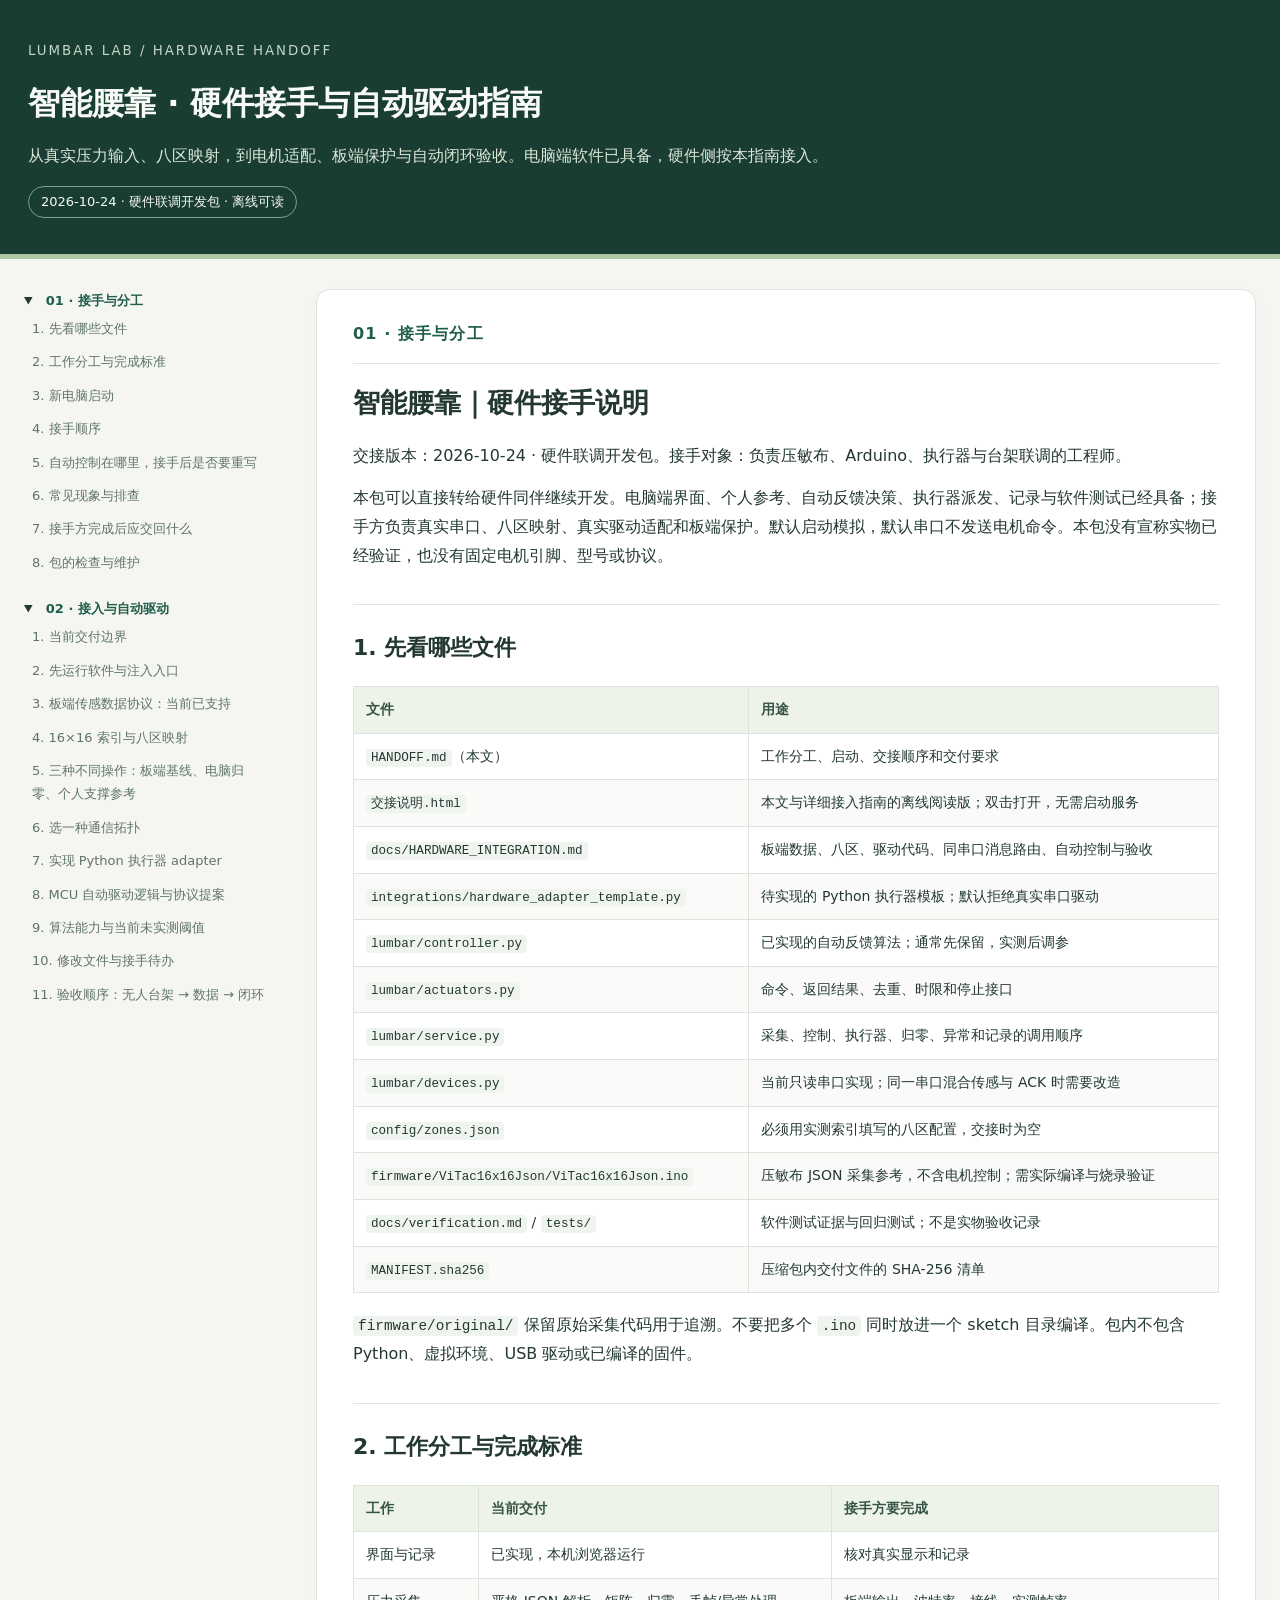
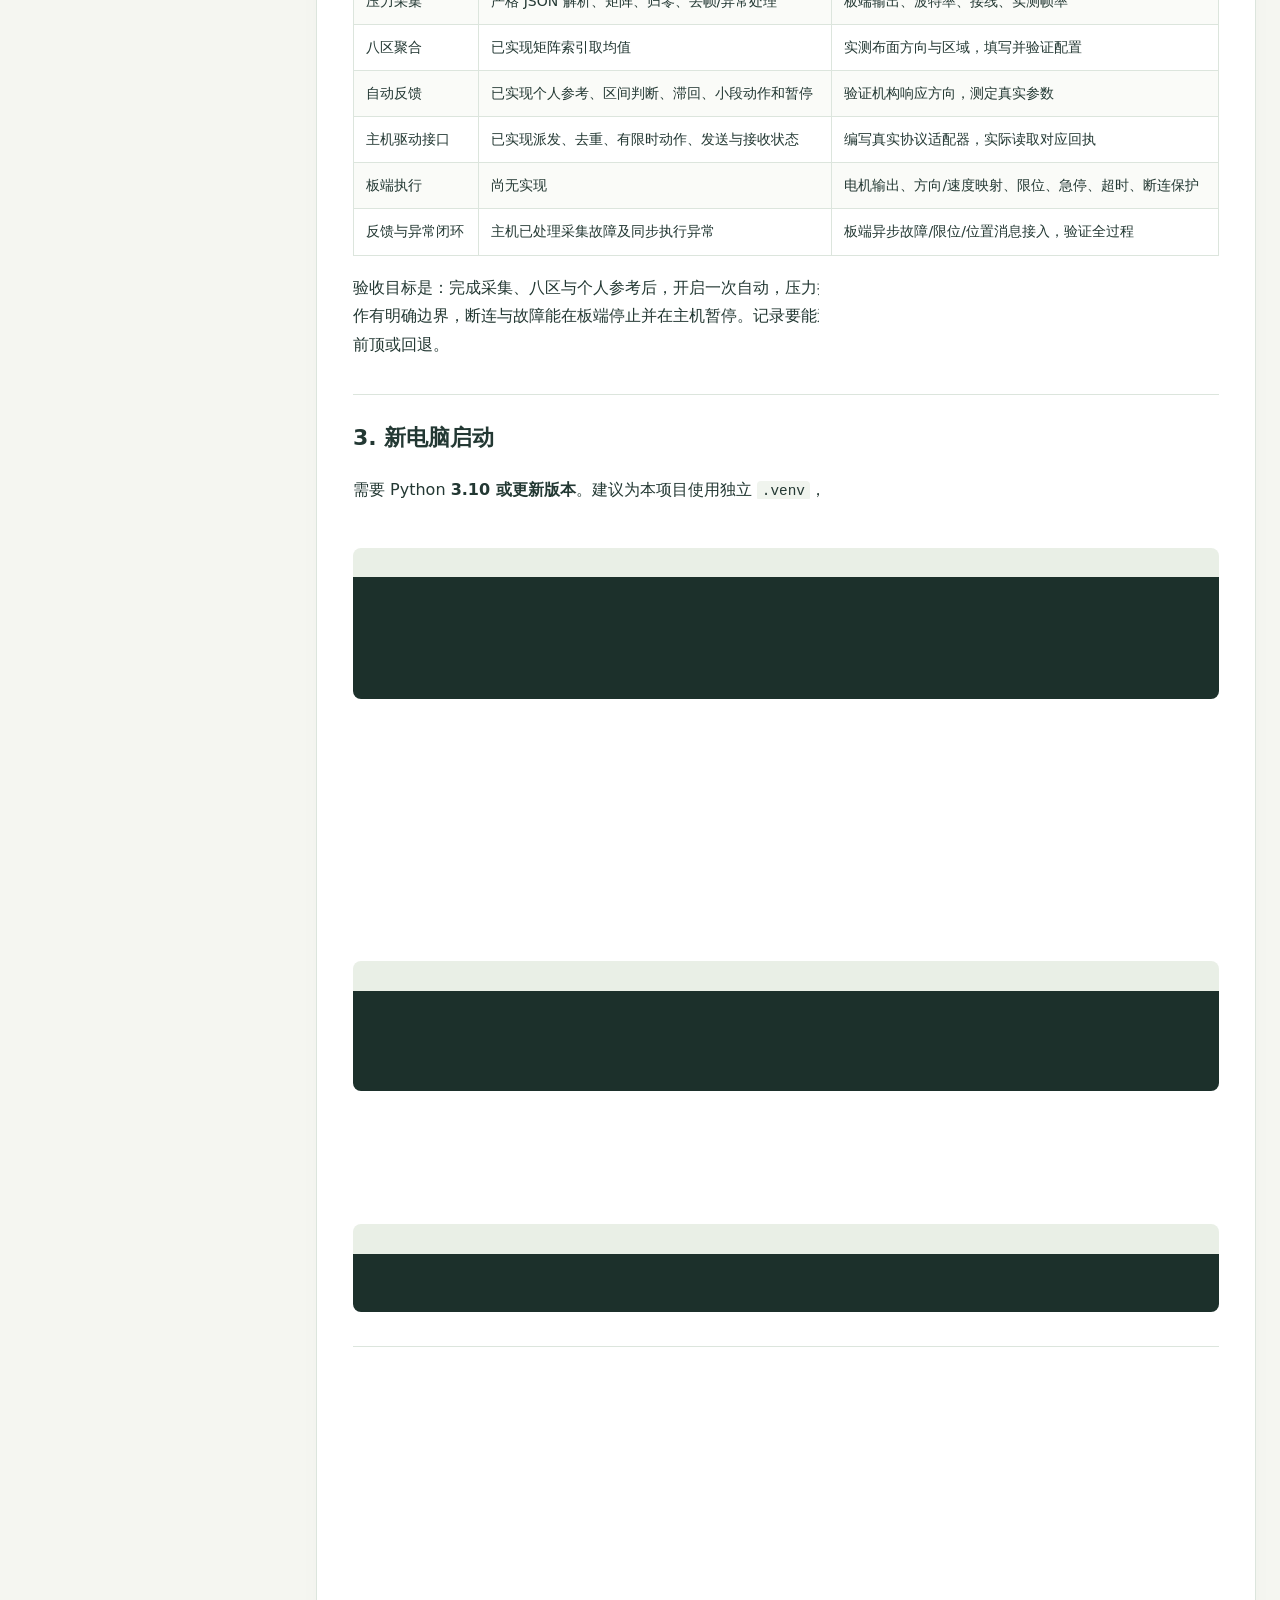
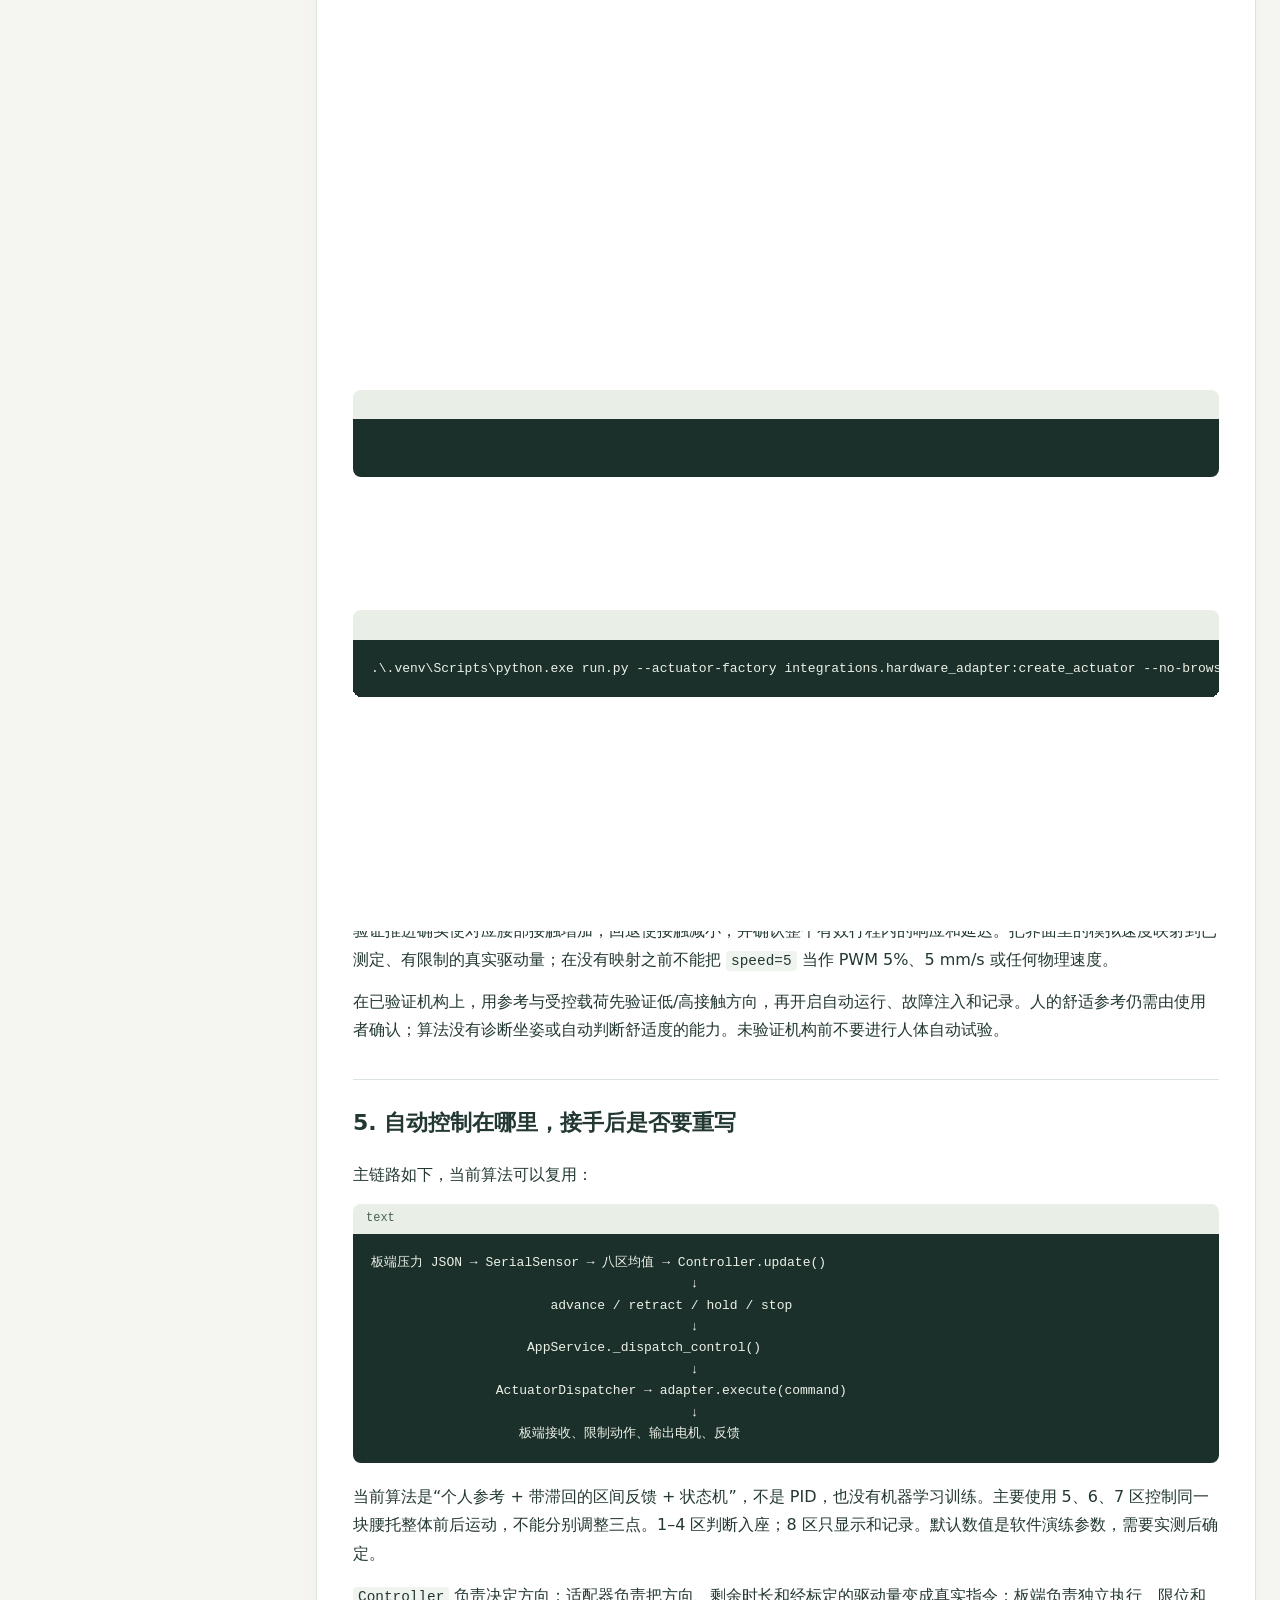
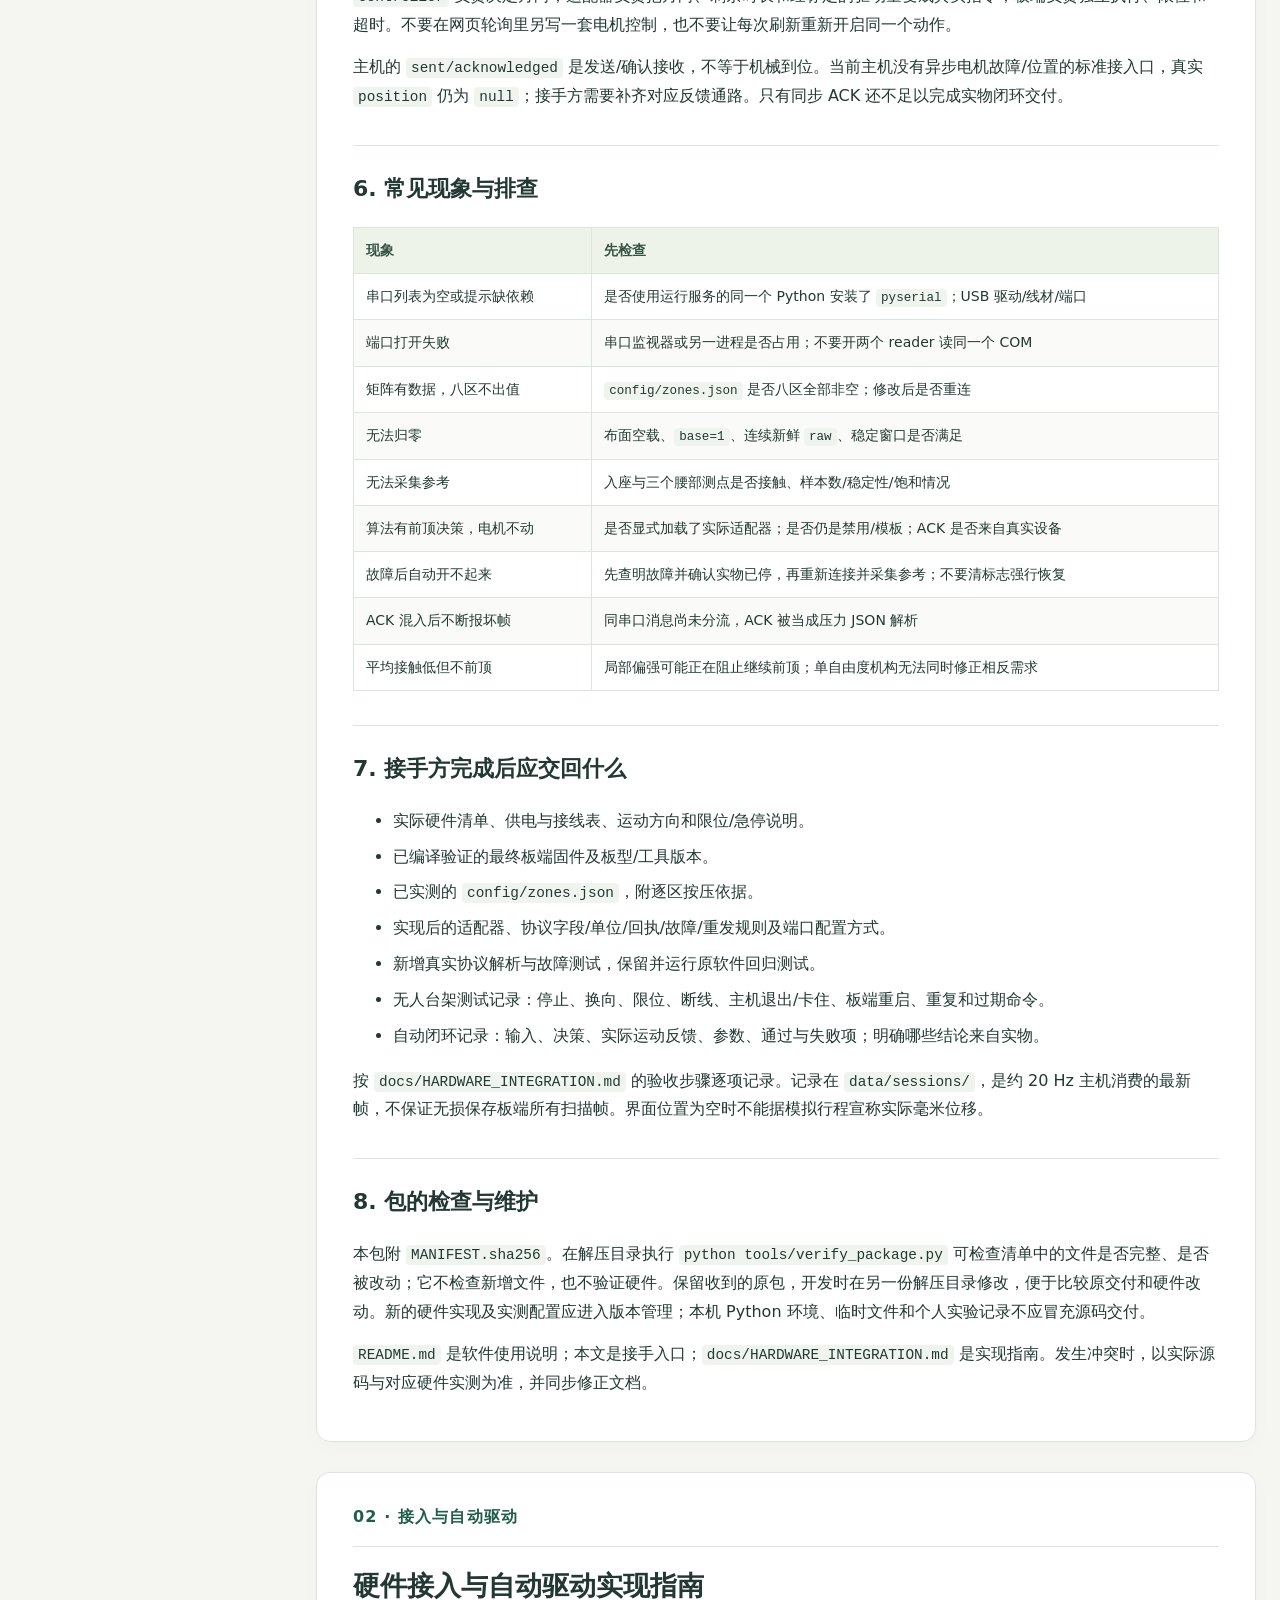
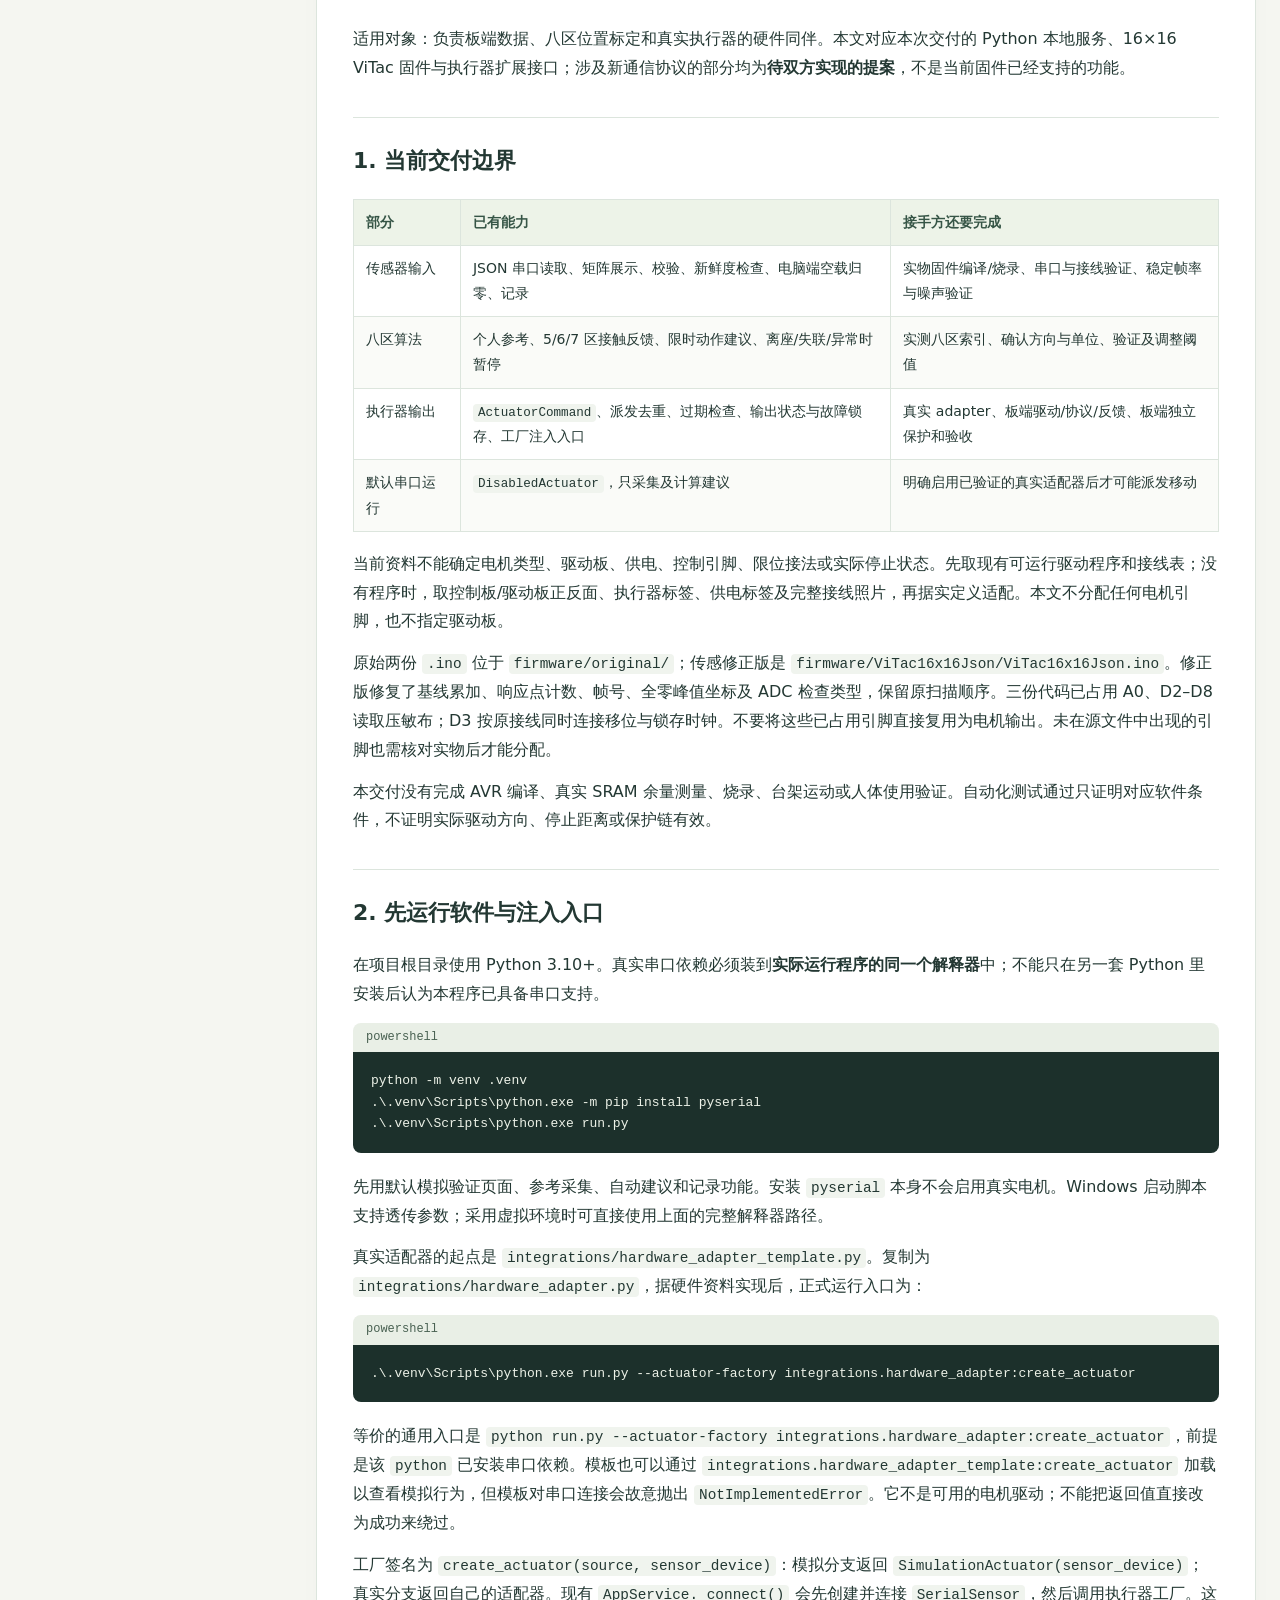
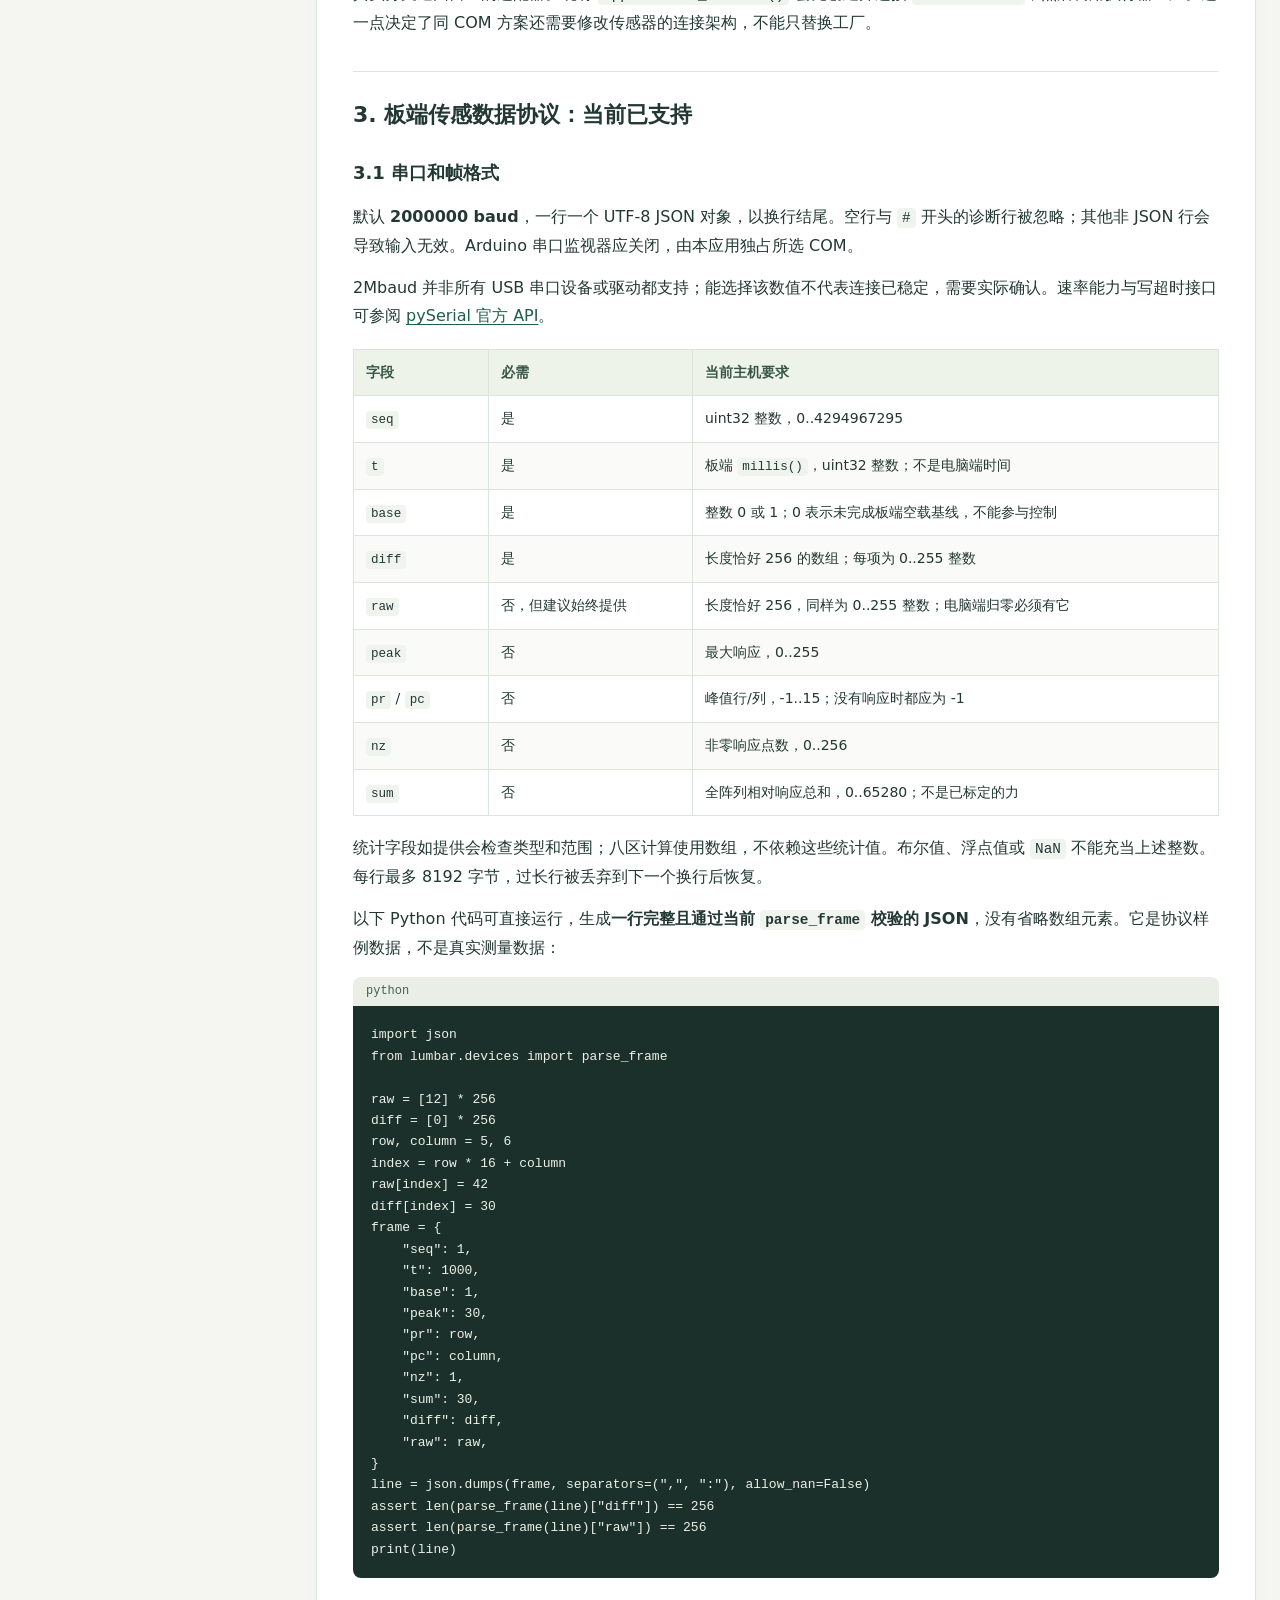
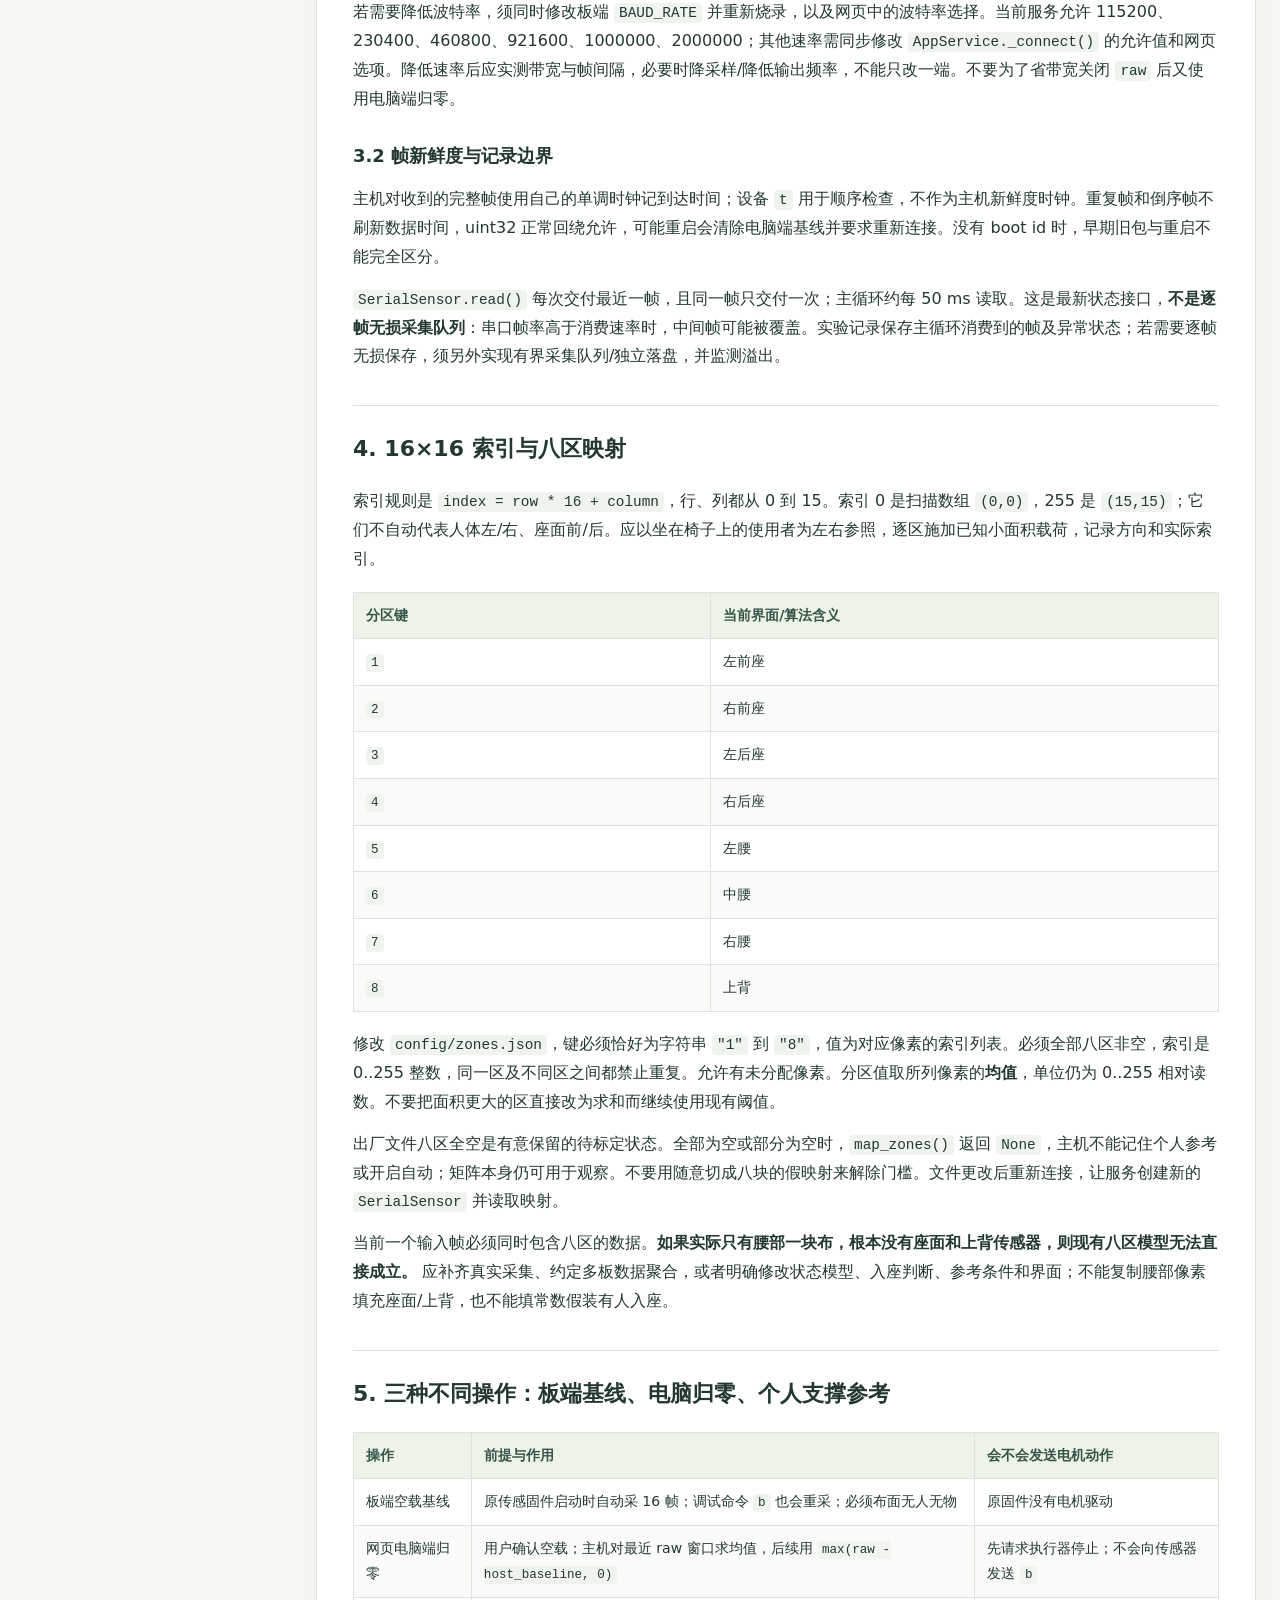
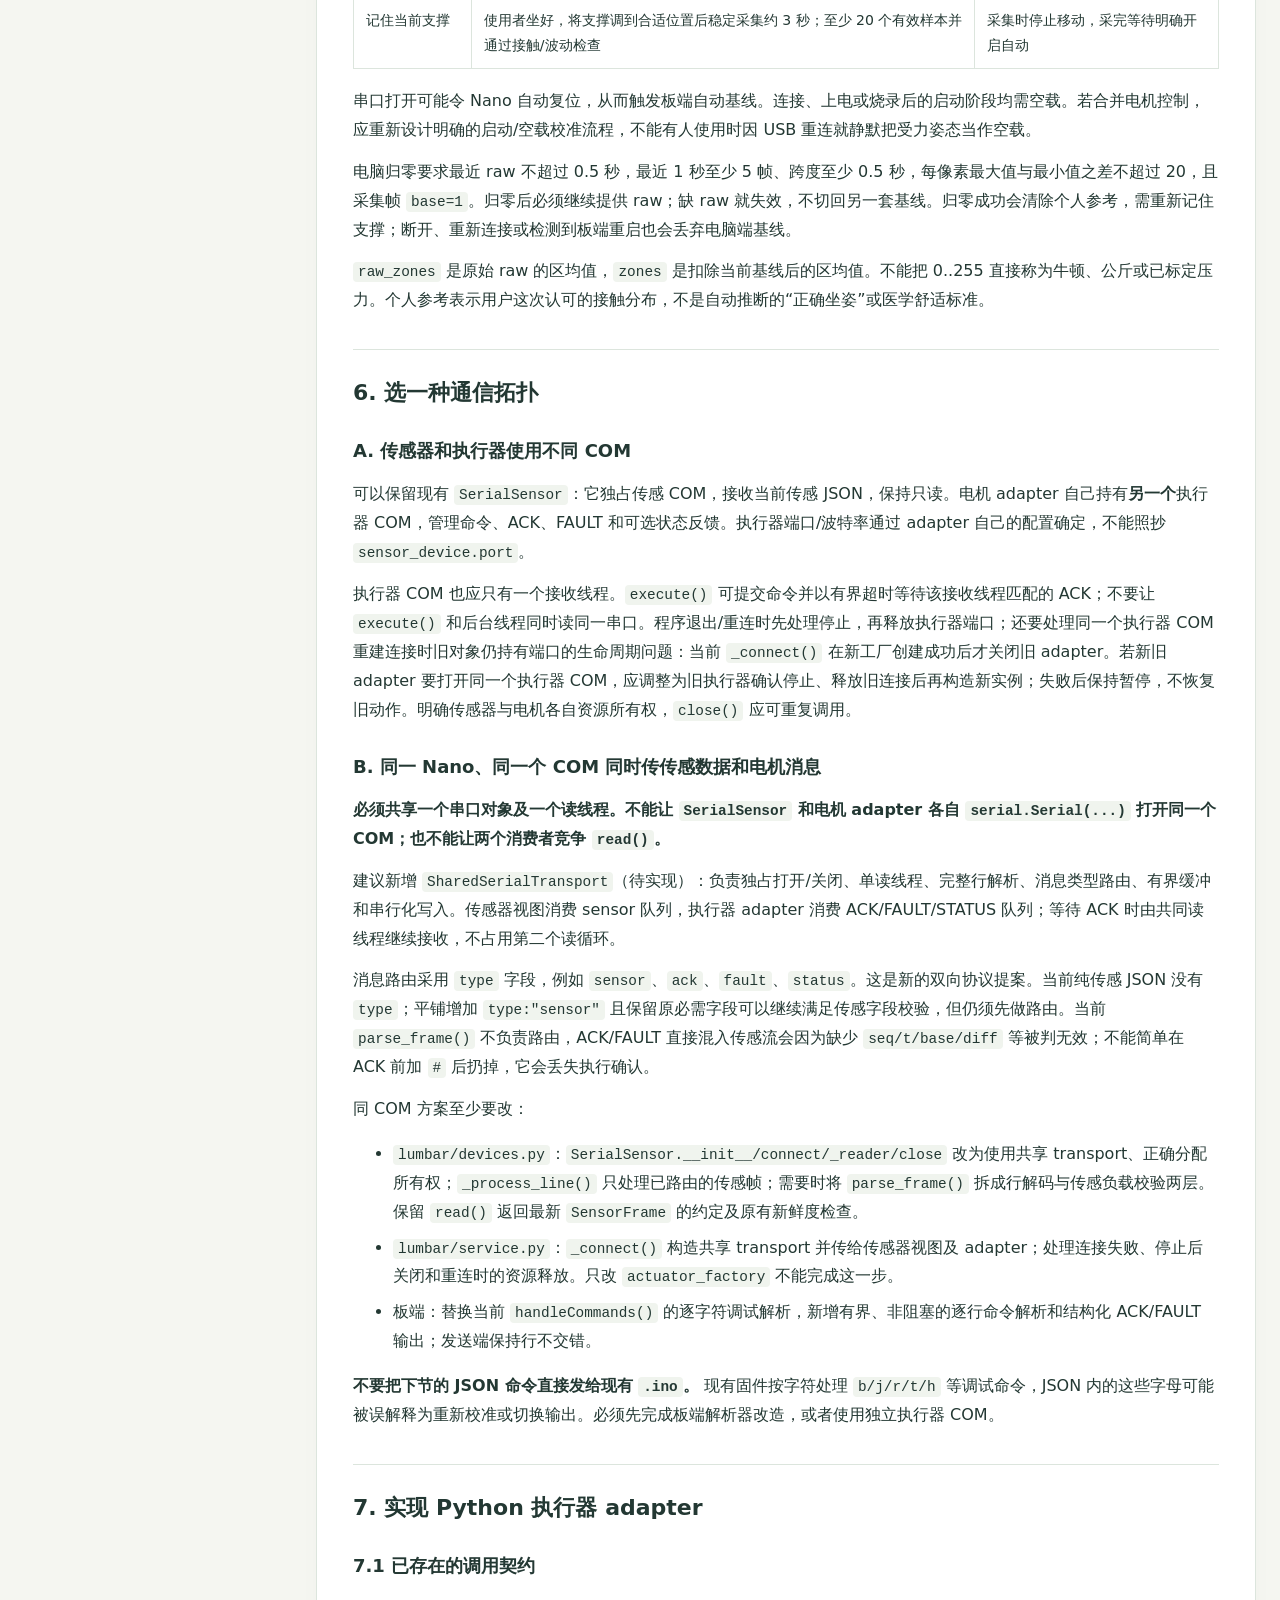
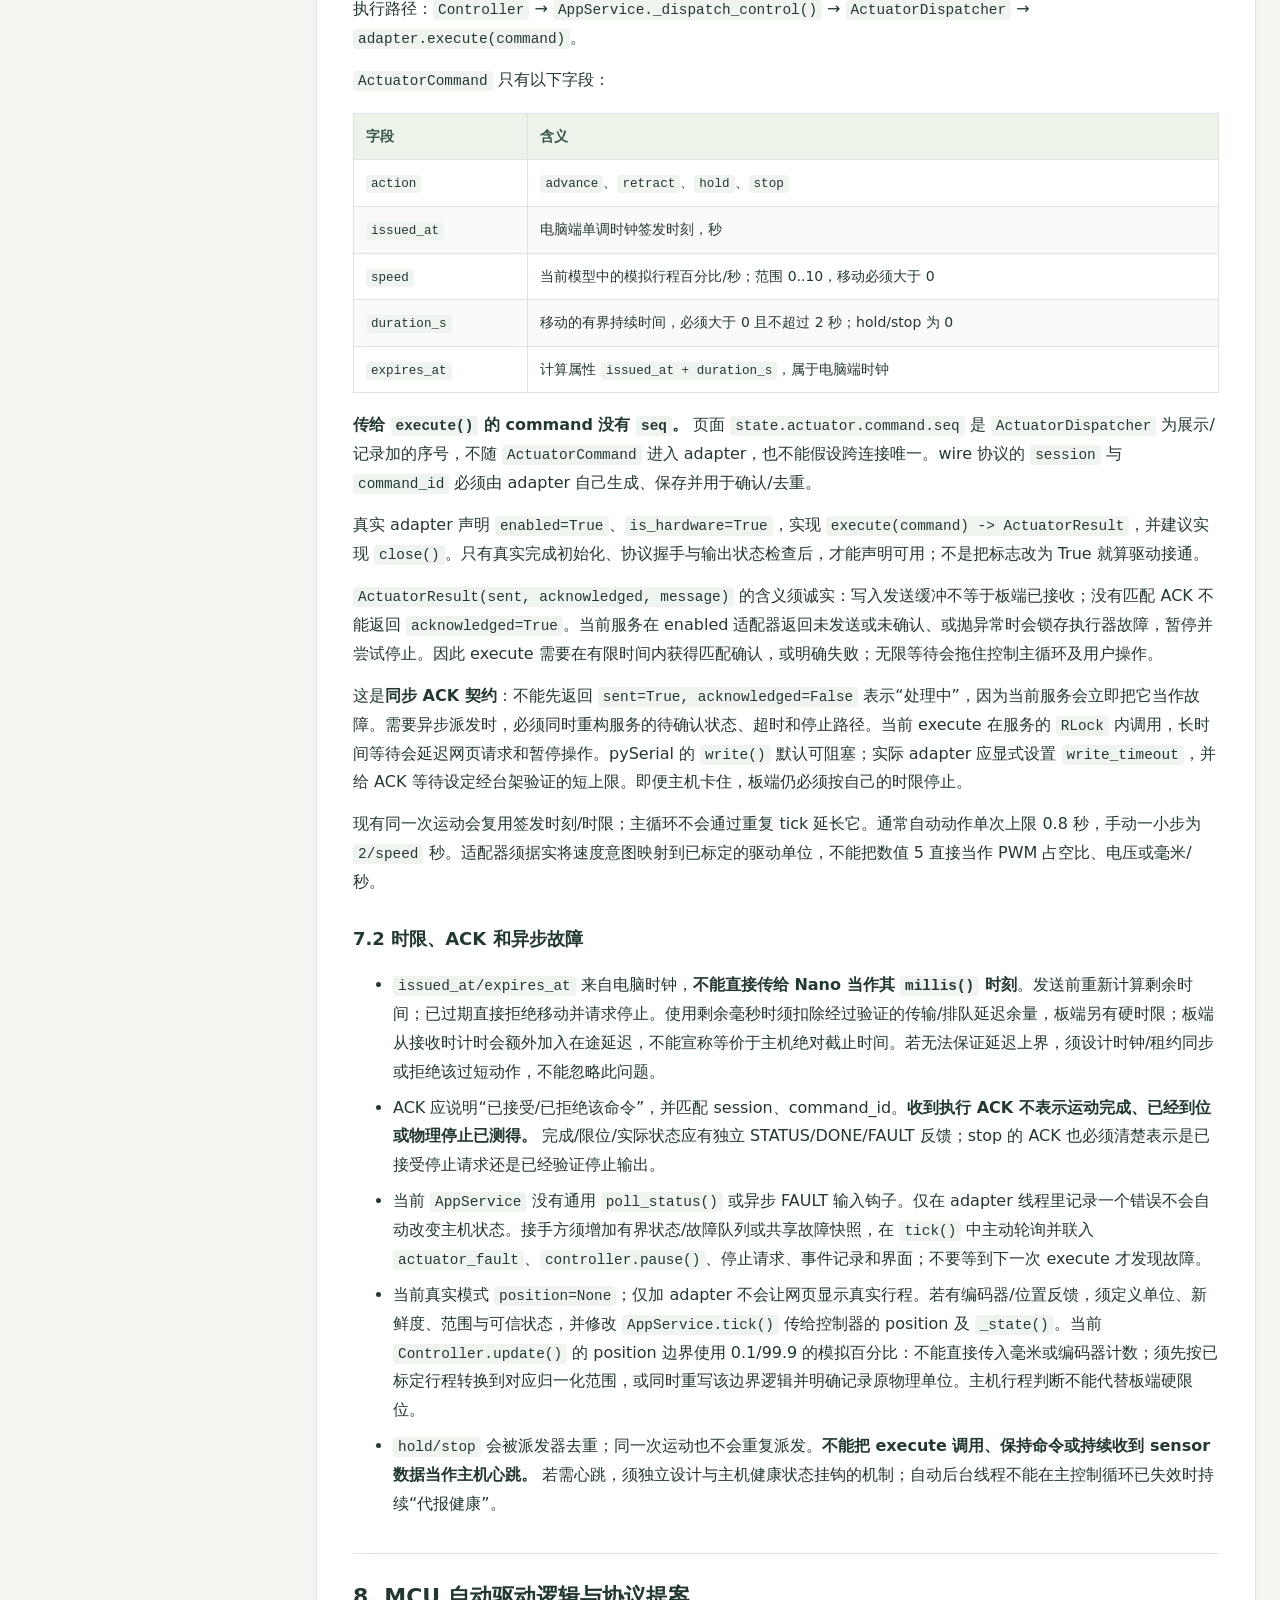
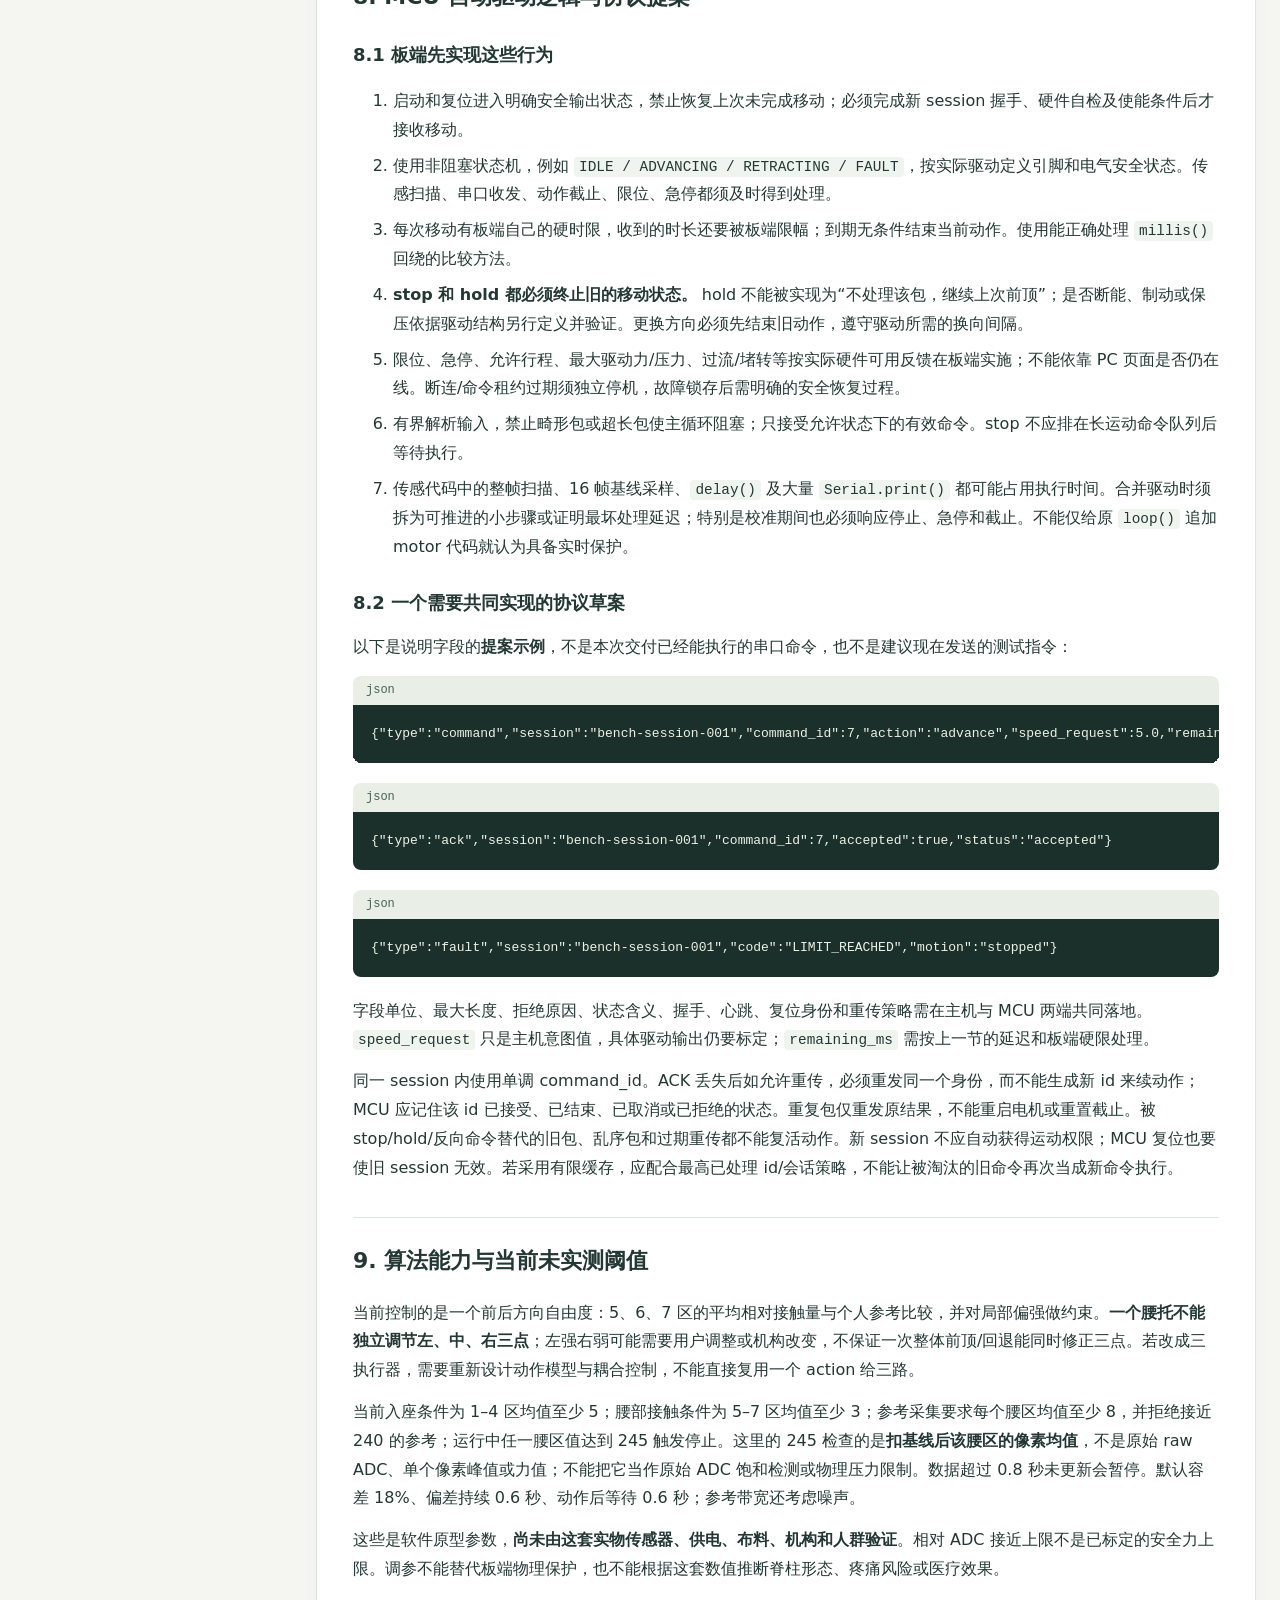
<file: 交接说明.html>
<!doctype html><html lang="zh-CN"><head><meta charset="utf-8"><meta name="viewport" content="width=device-width, initial-scale=1"><title>智能腰靠 · 硬件接手与自动驱动指南</title><style>
    :root{color-scheme:light;--ink:#233833;--muted:#5f746b;--line:#dce5dd;--accent:#205d4b}
    *{box-sizing:border-box}html{scroll-behavior:smooth;scroll-padding-top:24px}body{margin:0;background:#f5f6f1;color:var(--ink);font:16px/1.8 system-ui,-apple-system,"Segoe UI","Microsoft YaHei",sans-serif}
    header{background:#193d33;color:#f8faf6;padding:36px max(28px,calc((100vw - 1360px)/2));border-bottom:5px solid #aec6a2}header small{letter-spacing:.15em;color:#c5d6c4}header h1{font-size:32px;margin:10px 0}header p{color:#dce7d8;margin:0;max-width:900px}.badge{display:inline-block;border:1px solid #7f9d8b;border-radius:20px;padding:3px 12px;font-size:13px;margin-top:15px}
    .layout{max-width:1400px;margin:30px auto;display:grid;grid-template-columns:264px minmax(0,1fr);gap:28px;padding:0 24px}nav{position:sticky;top:18px;align-self:start;max-height:92vh;overflow:auto;font-size:13px;padding-right:12px}nav a{display:block;padding:5px 8px;text-decoration:none;color:var(--muted)}nav summary a{display:inline;color:var(--accent);font-weight:700}nav details{margin-bottom:18px}main{min-width:0}section{background:white;border:1px solid var(--line);border-radius:14px;padding:30px 36px;margin-bottom:30px;box-shadow:0 6px 24px #163c2505}.section-label{color:var(--accent);font-weight:700;letter-spacing:.07em;border-bottom:1px solid var(--line);padding-bottom:15px;margin-bottom:18px}
    h2{font-size:27px;line-height:1.4;margin:20px 0}h3{font-size:22px;border-top:1px solid var(--line);padding-top:26px;margin-top:34px;line-height:1.5}h4{font-size:18px;margin:26px 0 10px}p{margin:13px 0}a{color:var(--accent);text-underline-offset:3px;overflow-wrap:anywhere}code{font-family:Consolas,"SFMono-Regular",monospace;font-size:.9em;background:#f0f4ee;padding:2px 5px;border-radius:4px;overflow-wrap:anywhere}pre{white-space:pre;overflow:auto;background:#1c302b;color:#ecf1e7;padding:18px;border-radius:0 0 8px 8px;margin:0 0 20px;font-size:13px;line-height:1.65}pre code{background:none;padding:0;color:inherit;overflow-wrap:normal;font-size:inherit}.code-label{background:#e9efe6;color:#496152;padding:4px 13px;border-radius:8px 8px 0 0;font:12px/1.8 Consolas,monospace;margin-top:14px}
    .table-wrap{overflow:auto;margin:18px 0}table{border-collapse:collapse;width:100%;font-size:14px}th,td{padding:10px 12px;text-align:left;vertical-align:top;border:1px solid var(--line);min-width:100px}th{background:#edf3e8;color:#365546}tr:nth-child(even){background:#fafbf8}li{margin:7px 0}aside{border-left:4px solid #8eab78;padding:12px 16px;background:#f3f7ec}footer{text-align:center;padding:16px 24px 35px;color:var(--muted);font-size:13px}
    @media(max-width:920px){.layout{display:block;padding:0 14px}nav{position:static;max-height:none;display:none}section{padding:22px 18px}header{padding:25px 22px}header h1{font-size:26px}}
    @media print{body{background:white;font-size:10pt}header{background:white;color:black;padding:0;border:0}header p,header small{color:#444}nav{display:none}.layout{display:block;margin:0;padding:0}section{border:0;box-shadow:none;padding:0;page-break-before:always}pre{white-space:pre-wrap;background:#f3f3f3;color:black}h3,h4{page-break-after:avoid}tr{break-inside:avoid}footer{display:none}}
    </style></head><body><header><small>LUMBAR LAB / HARDWARE HANDOFF</small><h1>智能腰靠 · 硬件接手与自动驱动指南</h1><p>从真实压力输入、八区映射，到电机适配、板端保护与自动闭环验收。电脑端软件已具备，硬件侧按本指南接入。</p><span class="badge">2026-10-24 · 硬件联调开发包 · 离线可读</span></header><div class="layout"><nav aria-label="交接文档目录"><details open><summary><a href="#handoff">01 · 接手与分工</a></summary><a href="#handoff-2">1. 先看哪些文件</a><a href="#handoff-3">2. 工作分工与完成标准</a><a href="#handoff-4">3. 新电脑启动</a><a href="#handoff-5">4. 接手顺序</a><a href="#handoff-10">5. 自动控制在哪里，接手后是否要重写</a><a href="#handoff-11">6. 常见现象与排查</a><a href="#handoff-12">7. 接手方完成后应交回什么</a><a href="#handoff-13">8. 包的检查与维护</a></details><details open><summary><a href="#implementation">02 · 接入与自动驱动</a></summary><a href="#implementation-2">1. 当前交付边界</a><a href="#implementation-3">2. 先运行软件与注入入口</a><a href="#implementation-4">3. 板端传感数据协议：当前已支持</a><a href="#implementation-7">4. 16×16 索引与八区映射</a><a href="#implementation-8">5. 三种不同操作：板端基线、电脑归零、个人支撑参考</a><a href="#implementation-9">6. 选一种通信拓扑</a><a href="#implementation-12">7. 实现 Python 执行器 adapter</a><a href="#implementation-15">8. MCU 自动驱动逻辑与协议提案</a><a href="#implementation-18">9. 算法能力与当前未实测阈值</a><a href="#implementation-20">10. 修改文件与接手待办</a><a href="#implementation-21">11. 验收顺序：无人台架 → 数据 → 闭环</a></details></nav><main><section id="handoff"><div class="section-label">01 · 接手与分工</div><h2 id="handoff-1">智能腰靠｜硬件接手说明</h2><p>交接版本：2026-10-24 · 硬件联调开发包。接手对象：负责压敏布、Arduino、执行器与台架联调的工程师。</p><p>本包可以直接转给硬件同伴继续开发。电脑端界面、个人参考、自动反馈决策、执行器派发、记录与软件测试已经具备；接手方负责真实串口、八区映射、真实驱动适配和板端保护。默认启动模拟，默认串口不发送电机命令。本包没有宣称实物已经验证，也没有固定电机引脚、型号或协议。</p><h3 id="handoff-2">1. 先看哪些文件</h3><div class="table-wrap"><table><thead><tr><th>文件</th><th>用途</th></tr></thead><tbody><tr><td><code>HANDOFF.md</code>（本文）</td><td>工作分工、启动、交接顺序和交付要求</td></tr><tr><td><code>交接说明.html</code></td><td>本文与详细接入指南的离线阅读版；双击打开，无需启动服务</td></tr><tr><td><code>docs/HARDWARE_INTEGRATION.md</code></td><td>板端数据、八区、驱动代码、同串口消息路由、自动控制与验收</td></tr><tr><td><code>integrations/hardware_adapter_template.py</code></td><td>待实现的 Python 执行器模板；默认拒绝真实串口驱动</td></tr><tr><td><code>lumbar/controller.py</code></td><td>已实现的自动反馈算法；通常先保留，实测后调参</td></tr><tr><td><code>lumbar/actuators.py</code></td><td>命令、返回结果、去重、时限和停止接口</td></tr><tr><td><code>lumbar/service.py</code></td><td>采集、控制、执行器、归零、异常和记录的调用顺序</td></tr><tr><td><code>lumbar/devices.py</code></td><td>当前只读串口实现；同一串口混合传感与 ACK 时需要改造</td></tr><tr><td><code>config/zones.json</code></td><td>必须用实测索引填写的八区配置，交接时为空</td></tr><tr><td><code>firmware/ViTac16x16Json/ViTac16x16Json.ino</code></td><td>压敏布 JSON 采集参考，不含电机控制；需实际编译与烧录验证</td></tr><tr><td><code>docs/verification.md</code> / <code>tests/</code></td><td>软件测试证据与回归测试；不是实物验收记录</td></tr><tr><td><code>MANIFEST.sha256</code></td><td>压缩包内交付文件的 SHA-256 清单</td></tr></tbody></table></div><p><code>firmware/original/</code> 保留原始采集代码用于追溯。不要把多个 <code>.ino</code> 同时放进一个 sketch 目录编译。包内不包含 Python、虚拟环境、USB 驱动或已编译的固件。</p><h3 id="handoff-3">2. 工作分工与完成标准</h3><div class="table-wrap"><table><thead><tr><th>工作</th><th>当前交付</th><th>接手方要完成</th></tr></thead><tbody><tr><td>界面与记录</td><td>已实现，本机浏览器运行</td><td>核对真实显示和记录</td></tr><tr><td>压力采集</td><td>严格 JSON 解析、矩阵、归零、丢帧/异常处理</td><td>板端输出、波特率、接线、实测帧率</td></tr><tr><td>八区聚合</td><td>已实现矩阵索引取均值</td><td>实测布面方向与区域，填写并验证配置</td></tr><tr><td>自动反馈</td><td>已实现个人参考、区间判断、滞回、小段动作和暂停</td><td>验证机构响应方向，测定真实参数</td></tr><tr><td>主机驱动接口</td><td>已实现派发、去重、有限时动作、发送与接收状态</td><td>编写真实协议适配器，实际读取对应回执</td></tr><tr><td>板端执行</td><td>尚无实现</td><td>电机输出、方向/速度映射、限位、急停、超时、断连保护</td></tr><tr><td>反馈与异常闭环</td><td>主机已处理采集故障及同步执行异常</td><td>板端异步故障/限位/位置消息接入，验证全过程</td></tr></tbody></table></div><p>验收目标是：完成采集、八区与个人参考后，开启一次自动，压力持续偏弱能自动前顶，偏强能自动回退，区间内保持；动作有明确边界，断连与故障能在板端停止并在主机暂停。记录要能追溯输入、决策、派发和实测运动。用户不需要逐次点击前顶或回退。</p><h3 id="handoff-4">3. 新电脑启动</h3><p>需要 Python <strong>3.10 或更新版本</strong>。建议为本项目使用独立 <code>.venv</code>，避免把串口依赖装到另一个 Python。以下 PowerShell 命令均在解压后的项目根目录运行。</p><div class="code-label">powershell</div><pre><code>py -3 --version
py -3 -m venv .venv
.\.venv\Scripts\python.exe -m pip install -r requirements-serial.txt
.\.venv\Scripts\python.exe run.py --no-browser</code></pre><p>如果 <code>py -3 --version</code> 小于 3.10，先换为已安装的合适版本；如果没有 <code>py</code>，可用满足版本的 <code>python</code> 代替前两行的 <code>py -3</code>。串口依赖安装需要可访问 Python 包源；模拟模式可以跳过安装依赖。无需 Node、npm、前端构建或任何账号。</p><p>打开 <code>http://127.0.0.1:8765/</code>。服务终端需要保持运行，退出用 <code>Ctrl+C</code>。端口冲突时加 <code>--port 8766</code> 并打开对应地址。<code>start_windows.bat</code> 优先使用项目 <code>.venv</code>，随后才查找其他 Python；未准备环境前直接双击并不会自动安装串口依赖。</p><p>macOS/Linux 对应命令：</p><div class="code-label">sh</div><pre><code>python3 -m venv .venv
.venv/bin/python -m pip install -r requirements-serial.txt
.venv/bin/python run.py --no-browser</code></pre><p>首次先用默认模拟验证软件：自然坐姿 → 记住当前支撑 → 开启自动 → 切换身体前倾/后靠 → 观察自动动作 → 停止。手动微调不是建立参考的必经操作。</p><p>运行软件回归测试：</p><div class="code-label">powershell</div><pre><code>.\.venv\Scripts\python.exe -m unittest discover -s tests -v</code></pre><h3 id="handoff-5">4. 接手顺序</h3><h4 id="handoff-6">第一步：确认真实压力输入</h4><p>使用符合约定的一行一个 JSON 数据；当前默认波特率 2000000，具体字段和完整生成示例见详细接入指南。关闭 Arduino 串口监视器，再在网页连接正确端口。连接可能使 Nano 重启并重建空载基线，接线/连接期间布面应空载。</p><p>先看 16×16 矩阵是否跟随按压，再验证帧号、时间、<code>base</code>、<code>raw</code> 和 <code>diff</code>。这个阶段还没有八区，所以不能把灰掉的自动开关当成串口故障。</p><h4 id="handoff-7">第二步：实测八区</h4><p>逐区域按压确定扫描索引；在 <code>config/zones.json</code> 为字符串键 <code>1</code> 到 <code>8</code> 填写互不重复的索引列表。全部八区非空才会参与控制。保存后重新连接，确认每个实物区域对应正确编号。不要照抄示例索引作为实际映射。</p><p>先空载归零，再在有人入座且腰部接触稳定、支撑合适时采集个人参考。重连或归零会使现有个人参考失效，需要重新采集；当前没有跨启动自动恢复个人参考的功能。</p><h4 id="handoff-8">第三步：独立验证电机并实现适配器</h4><p>先用硬件侧专用台架程序在无人接触的机构上验证停止、方向、有限时动作、限位和断连。<strong>网页的手动点动也要求有效入座和腰部接触，因此不能拿空载网页点动替代台架工具；不要删除主应用的信号保护来绕过这个要求。</strong></p><p>复制模板并实现：</p><div class="code-label">powershell</div><pre><code>Copy-Item integrations/hardware_adapter_template.py integrations/hardware_adapter.py</code></pre><p>在复制后的文件里实现真实传输、回执、动作单位换算和资源清理。具体待填方法以模板注释为准；不要把测试里的 <code>FakeMotor</code> 当成真实驱动。</p><p>加载已实现的适配器：</p><div class="code-label">powershell</div><pre><code>.\.venv\Scripts\python.exe run.py --actuator-factory integrations.hardware_adapter:create_actuator --no-browser</code></pre><p>工厂签名是 <code>create_actuator(source, sensor_device)</code>。启动时仍是模拟；网页切换到串口时才构造真实适配器。默认不传这个参数，串口仍只采集。模板尚未实现时选择串口会明确失败，避免把假回执当作电机已经工作。</p><p>接手方可以采用两个独立串口，或改造为同一个串口的共享收发。两种方案的修改位置、ACK 路由和资源所有权见详细指南。网页目前只有传感器串口选择，电机的独立端口需由适配器配置；不会自动复用传感器端口。</p><h4 id="handoff-9">第四步：闭环联调</h4><p>验证推进确实使对应腰部接触增加，回退使接触减小，并确认整个有效行程内的响应和延迟。把界面里的模拟速度映射到已测定、有限制的真实驱动量；在没有映射之前不能把 <code>speed=5</code> 当作 PWM 5%、5 mm/s 或任何物理速度。</p><p>在已验证机构上，用参考与受控载荷先验证低/高接触方向，再开启自动运行、故障注入和记录。人的舒适参考仍需由使用者确认；算法没有诊断坐姿或自动判断舒适度的能力。未验证机构前不要进行人体自动试验。</p><h3 id="handoff-10">5. 自动控制在哪里，接手后是否要重写</h3><p>主链路如下，当前算法可以复用：</p><div class="code-label">text</div><pre><code>板端压力 JSON → SerialSensor → 八区均值 → Controller.update()
                                         ↓
                       advance / retract / hold / stop
                                         ↓
                    AppService._dispatch_control()
                                         ↓
                ActuatorDispatcher → adapter.execute(command)
                                         ↓
                   板端接收、限制动作、输出电机、反馈</code></pre><p>当前算法是“个人参考 + 带滞回的区间反馈 + 状态机”，不是 PID，也没有机器学习训练。主要使用 5、6、7 区控制同一块腰托整体前后运动，不能分别调整三点。1–4 区判断入座；8 区只显示和记录。默认数值是软件演练参数，需要实测后确定。</p><p><code>Controller</code> 负责决定方向；适配器负责把方向、剩余时长和经标定的驱动量变成真实指令；板端负责独立执行、限位和超时。不要在网页轮询里另写一套电机控制，也不要让每次刷新重新开启同一个动作。</p><p>主机的 <code>sent/acknowledged</code> 是发送/确认接收，不等于机械到位。当前主机没有异步电机故障/位置的标准接入口，真实 <code>position</code> 仍为 <code>null</code>；接手方需要补齐对应反馈通路。只有同步 ACK 还不足以完成实物闭环交付。</p><h3 id="handoff-11">6. 常见现象与排查</h3><div class="table-wrap"><table><thead><tr><th>现象</th><th>先检查</th></tr></thead><tbody><tr><td>串口列表为空或提示缺依赖</td><td>是否使用运行服务的同一个 Python 安装了 <code>pyserial</code>；USB 驱动/线材/端口</td></tr><tr><td>端口打开失败</td><td>串口监视器或另一进程是否占用；不要开两个 reader 读同一个 COM</td></tr><tr><td>矩阵有数据，八区不出值</td><td><code>config/zones.json</code> 是否八区全部非空；修改后是否重连</td></tr><tr><td>无法归零</td><td>布面空载、<code>base=1</code>、连续新鲜 <code>raw</code>、稳定窗口是否满足</td></tr><tr><td>无法采集参考</td><td>入座与三个腰部测点是否接触、样本数/稳定性/饱和情况</td></tr><tr><td>算法有前顶决策，电机不动</td><td>是否显式加载了实际适配器；是否仍是禁用/模板；ACK 是否来自真实设备</td></tr><tr><td>故障后自动开不起来</td><td>先查明故障并确认实物已停，再重新连接并采集参考；不要清标志强行恢复</td></tr><tr><td>ACK 混入后不断报坏帧</td><td>同串口消息尚未分流，ACK 被当成压力 JSON 解析</td></tr><tr><td>平均接触低但不前顶</td><td>局部偏强可能正在阻止继续前顶；单自由度机构无法同时修正相反需求</td></tr></tbody></table></div><h3 id="handoff-12">7. 接手方完成后应交回什么</h3><ul><li>实际硬件清单、供电与接线表、运动方向和限位/急停说明。</li><li>已编译验证的最终板端固件及板型/工具版本。</li><li>已实测的 <code>config/zones.json</code>，附逐区按压依据。</li><li>实现后的适配器、协议字段/单位/回执/故障/重发规则及端口配置方式。</li><li>新增真实协议解析与故障测试，保留并运行原软件回归测试。</li><li>无人台架测试记录：停止、换向、限位、断线、主机退出/卡住、板端重启、重复和过期命令。</li><li>自动闭环记录：输入、决策、实际运动反馈、参数、通过与失败项；明确哪些结论来自实物。</li></ul><p>按 <code>docs/HARDWARE_INTEGRATION.md</code> 的验收步骤逐项记录。记录在 <code>data/sessions/</code>，是约 20 Hz 主机消费的最新帧，不保证无损保存板端所有扫描帧。界面位置为空时不能据模拟行程宣称实际毫米位移。</p><h3 id="handoff-13">8. 包的检查与维护</h3><p>本包附 <code>MANIFEST.sha256</code>。在解压目录执行 <code>python tools/verify_package.py</code> 可检查清单中的文件是否完整、是否被改动；它不检查新增文件，也不验证硬件。保留收到的原包，开发时在另一份解压目录修改，便于比较原交付和硬件改动。新的硬件实现及实测配置应进入版本管理；本机 Python 环境、临时文件和个人实验记录不应冒充源码交付。</p><p><code>README.md</code> 是软件使用说明；本文是接手入口；<code>docs/HARDWARE_INTEGRATION.md</code> 是实现指南。发生冲突时，以实际源码与对应硬件实测为准，并同步修正文档。</p></section><section id="implementation"><div class="section-label">02 · 接入与自动驱动</div><h2 id="implementation-1">硬件接入与自动驱动实现指南</h2><p>适用对象：负责板端数据、八区位置标定和真实执行器的硬件同伴。本文对应本次交付的 Python 本地服务、16×16 ViTac 固件与执行器扩展接口；涉及新通信协议的部分均为<strong>待双方实现的提案</strong>，不是当前固件已经支持的功能。</p><h3 id="implementation-2">1. 当前交付边界</h3><div class="table-wrap"><table><thead><tr><th>部分</th><th>已有能力</th><th>接手方还要完成</th></tr></thead><tbody><tr><td>传感器输入</td><td>JSON 串口读取、矩阵展示、校验、新鲜度检查、电脑端空载归零、记录</td><td>实物固件编译/烧录、串口与接线验证、稳定帧率与噪声验证</td></tr><tr><td>八区算法</td><td>个人参考、5/6/7 区接触反馈、限时动作建议、离座/失联/异常时暂停</td><td>实测八区索引、确认方向与单位、验证及调整阈值</td></tr><tr><td>执行器输出</td><td><code>ActuatorCommand</code>、派发去重、过期检查、输出状态与故障锁存、工厂注入入口</td><td>真实 adapter、板端驱动/协议/反馈、板端独立保护和验收</td></tr><tr><td>默认串口运行</td><td><code>DisabledActuator</code>，只采集及计算建议</td><td>明确启用已验证的真实适配器后才可能派发移动</td></tr></tbody></table></div><p>当前资料不能确定电机类型、驱动板、供电、控制引脚、限位接法或实际停止状态。先取现有可运行驱动程序和接线表；没有程序时，取控制板/驱动板正反面、执行器标签、供电标签及完整接线照片，再据实定义适配。本文不分配任何电机引脚，也不指定驱动板。</p><p>原始两份 <code>.ino</code> 位于 <code>firmware/original/</code>；传感修正版是 <code>firmware/ViTac16x16Json/ViTac16x16Json.ino</code>。修正版修复了基线累加、响应点计数、帧号、全零峰值坐标及 ADC 检查类型，保留原扫描顺序。三份代码已占用 A0、D2–D8 读取压敏布；D3 按原接线同时连接移位与锁存时钟。不要将这些已占用引脚直接复用为电机输出。未在源文件中出现的引脚也需核对实物后才能分配。</p><p>本交付没有完成 AVR 编译、真实 SRAM 余量测量、烧录、台架运动或人体使用验证。自动化测试通过只证明对应软件条件，不证明实际驱动方向、停止距离或保护链有效。</p><h3 id="implementation-3">2. 先运行软件与注入入口</h3><p>在项目根目录使用 Python 3.10+。真实串口依赖必须装到<strong>实际运行程序的同一个解释器</strong>中；不能只在另一套 Python 里安装后认为本程序已具备串口支持。</p><div class="code-label">powershell</div><pre><code>python -m venv .venv
.\.venv\Scripts\python.exe -m pip install pyserial
.\.venv\Scripts\python.exe run.py</code></pre><p>先用默认模拟验证页面、参考采集、自动建议和记录功能。安装 <code>pyserial</code> 本身不会启用真实电机。Windows 启动脚本支持透传参数；采用虚拟环境时可直接使用上面的完整解释器路径。</p><p>真实适配器的起点是 <code>integrations/hardware_adapter_template.py</code>。复制为 <code>integrations/hardware_adapter.py</code>，据硬件资料实现后，正式运行入口为：</p><div class="code-label">powershell</div><pre><code>.\.venv\Scripts\python.exe run.py --actuator-factory integrations.hardware_adapter:create_actuator</code></pre><p>等价的通用入口是 <code>python run.py --actuator-factory integrations.hardware_adapter:create_actuator</code>，前提是该 <code>python</code> 已安装串口依赖。模板也可以通过 <code>integrations.hardware_adapter_template:create_actuator</code> 加载以查看模拟行为，但模板对串口连接会故意抛出 <code>NotImplementedError</code>。它不是可用的电机驱动；不能把返回值直接改为成功来绕过。</p><p>工厂签名为 <code>create_actuator(source, sensor_device)</code>：模拟分支返回 <code>SimulationActuator(sensor_device)</code>；真实分支返回自己的适配器。现有 <code>AppService._connect()</code> 会先创建并连接 <code>SerialSensor</code>，然后调用执行器工厂。这一点决定了同 COM 方案还需要修改传感器的连接架构，不能只替换工厂。</p><h3 id="implementation-4">3. 板端传感数据协议：当前已支持</h3><h4 id="implementation-5">3.1 串口和帧格式</h4><p>默认 <strong>2000000 baud</strong>，一行一个 UTF-8 JSON 对象，以换行结尾。空行与 <code>#</code> 开头的诊断行被忽略；其他非 JSON 行会导致输入无效。Arduino 串口监视器应关闭，由本应用独占所选 COM。</p><p>2Mbaud 并非所有 USB 串口设备或驱动都支持；能选择该数值不代表连接已稳定，需要实际确认。速率能力与写超时接口可参阅 <a href="https://pyserial.readthedocs.io/en/latest/pyserial_api.html">pySerial 官方 API</a>。</p><div class="table-wrap"><table><thead><tr><th>字段</th><th>必需</th><th>当前主机要求</th></tr></thead><tbody><tr><td><code>seq</code></td><td>是</td><td>uint32 整数，0..4294967295</td></tr><tr><td><code>t</code></td><td>是</td><td>板端 <code>millis()</code>，uint32 整数；不是电脑端时间</td></tr><tr><td><code>base</code></td><td>是</td><td>整数 0 或 1；0 表示未完成板端空载基线，不能参与控制</td></tr><tr><td><code>diff</code></td><td>是</td><td>长度恰好 256 的数组；每项为 0..255 整数</td></tr><tr><td><code>raw</code></td><td>否，但建议始终提供</td><td>长度恰好 256，同样为 0..255 整数；电脑端归零必须有它</td></tr><tr><td><code>peak</code></td><td>否</td><td>最大响应，0..255</td></tr><tr><td><code>pr</code> / <code>pc</code></td><td>否</td><td>峰值行/列，-1..15；没有响应时都应为 -1</td></tr><tr><td><code>nz</code></td><td>否</td><td>非零响应点数，0..256</td></tr><tr><td><code>sum</code></td><td>否</td><td>全阵列相对响应总和，0..65280；不是已标定的力</td></tr></tbody></table></div><p>统计字段如提供会检查类型和范围；八区计算使用数组，不依赖这些统计值。布尔值、浮点值或 <code>NaN</code> 不能充当上述整数。每行最多 8192 字节，过长行被丢弃到下一个换行后恢复。</p><p>以下 Python 代码可直接运行，生成<strong>一行完整且通过当前 <code>parse_frame</code> 校验的 JSON</strong>，没有省略数组元素。它是协议样例数据，不是真实测量数据：</p><div class="code-label">python</div><pre><code>import json
from lumbar.devices import parse_frame

raw = [12] * 256
diff = [0] * 256
row, column = 5, 6
index = row * 16 + column
raw[index] = 42
diff[index] = 30
frame = {
    &quot;seq&quot;: 1,
    &quot;t&quot;: 1000,
    &quot;base&quot;: 1,
    &quot;peak&quot;: 30,
    &quot;pr&quot;: row,
    &quot;pc&quot;: column,
    &quot;nz&quot;: 1,
    &quot;sum&quot;: 30,
    &quot;diff&quot;: diff,
    &quot;raw&quot;: raw,
}
line = json.dumps(frame, separators=(&quot;,&quot;, &quot;:&quot;), allow_nan=False)
assert len(parse_frame(line)[&quot;diff&quot;]) == 256
assert len(parse_frame(line)[&quot;raw&quot;]) == 256
print(line)</code></pre><p>若需要降低波特率，须同时修改板端 <code>BAUD_RATE</code> 并重新烧录，以及网页中的波特率选择。当前服务允许 115200、230400、460800、921600、1000000、2000000；其他速率需同步修改 <code>AppService._connect()</code> 的允许值和网页选项。降低速率后应实测带宽与帧间隔，必要时降采样/降低输出频率，不能只改一端。不要为了省带宽关闭 <code>raw</code> 后又使用电脑端归零。</p><h4 id="implementation-6">3.2 帧新鲜度与记录边界</h4><p>主机对收到的完整帧使用自己的单调时钟记到达时间；设备 <code>t</code> 用于顺序检查，不作为主机新鲜度时钟。重复帧和倒序帧不刷新数据时间，uint32 正常回绕允许，可能重启会清除电脑端基线并要求重新连接。没有 boot id 时，早期旧包与重启不能完全区分。</p><p><code>SerialSensor.read()</code> 每次交付最近一帧，且同一帧只交付一次；主循环约每 50 ms 读取。这是最新状态接口，<strong>不是逐帧无损采集队列</strong>：串口帧率高于消费速率时，中间帧可能被覆盖。实验记录保存主循环消费到的帧及异常状态；若需要逐帧无损保存，须另外实现有界采集队列/独立落盘，并监测溢出。</p><h3 id="implementation-7">4. 16×16 索引与八区映射</h3><p>索引规则是 <code>index = row * 16 + column</code>，行、列都从 0 到 15。索引 0 是扫描数组 <code>(0,0)</code>，255 是 <code>(15,15)</code>；它们不自动代表人体左/右、座面前/后。应以坐在椅子上的使用者为左右参照，逐区施加已知小面积载荷，记录方向和实际索引。</p><div class="table-wrap"><table><thead><tr><th>分区键</th><th>当前界面/算法含义</th></tr></thead><tbody><tr><td><code>1</code></td><td>左前座</td></tr><tr><td><code>2</code></td><td>右前座</td></tr><tr><td><code>3</code></td><td>左后座</td></tr><tr><td><code>4</code></td><td>右后座</td></tr><tr><td><code>5</code></td><td>左腰</td></tr><tr><td><code>6</code></td><td>中腰</td></tr><tr><td><code>7</code></td><td>右腰</td></tr><tr><td><code>8</code></td><td>上背</td></tr></tbody></table></div><p>修改 <code>config/zones.json</code>，键必须恰好为字符串 <code>&quot;1&quot;</code> 到 <code>&quot;8&quot;</code>，值为对应像素的索引列表。必须全部八区非空，索引是 0..255 整数，同一区及不同区之间都禁止重复。允许有未分配像素。分区值取所列像素的<strong>均值</strong>，单位仍为 0..255 相对读数。不要把面积更大的区直接改为求和而继续使用现有阈值。</p><p>出厂文件八区全空是有意保留的待标定状态。全部为空或部分为空时，<code>map_zones()</code> 返回 <code>None</code>，主机不能记住个人参考或开启自动；矩阵本身仍可用于观察。不要用随意切成八块的假映射来解除门槛。文件更改后重新连接，让服务创建新的 <code>SerialSensor</code> 并读取映射。</p><p>当前一个输入帧必须同时包含八区的数据。<strong>如果实际只有腰部一块布，根本没有座面和上背传感器，则现有八区模型无法直接成立。</strong> 应补齐真实采集、约定多板数据聚合，或者明确修改状态模型、入座判断、参考条件和界面；不能复制腰部像素填充座面/上背，也不能填常数假装有人入座。</p><h3 id="implementation-8">5. 三种不同操作：板端基线、电脑归零、个人支撑参考</h3><div class="table-wrap"><table><thead><tr><th>操作</th><th>前提与作用</th><th>会不会发送电机动作</th></tr></thead><tbody><tr><td>板端空载基线</td><td>原传感固件启动时自动采 16 帧；调试命令 <code>b</code> 也会重采；必须布面无人无物</td><td>原固件没有电机驱动</td></tr><tr><td>网页电脑端归零</td><td>用户确认空载；主机对最近 raw 窗口求均值，后续用 <code>max(raw - host_baseline, 0)</code></td><td>先请求执行器停止；不会向传感器发送 <code>b</code></td></tr><tr><td>记住当前支撑</td><td>使用者坐好，将支撑调到合适位置后稳定采集约 3 秒；至少 20 个有效样本并通过接触/波动检查</td><td>采集时停止移动，采完等待明确开启自动</td></tr></tbody></table></div><p>串口打开可能令 Nano 自动复位，从而触发板端自动基线。连接、上电或烧录后的启动阶段均需空载。若合并电机控制，应重新设计明确的启动/空载校准流程，不能有人使用时因 USB 重连就静默把受力姿态当作空载。</p><p>电脑归零要求最近 raw 不超过 0.5 秒，最近 1 秒至少 5 帧、跨度至少 0.5 秒，每像素最大值与最小值之差不超过 20，且采集帧 <code>base=1</code>。归零后必须继续提供 raw；缺 raw 就失效，不切回另一套基线。归零成功会清除个人参考，需重新记住支撑；断开、重新连接或检测到板端重启也会丢弃电脑端基线。</p><p><code>raw_zones</code> 是原始 raw 的区均值，<code>zones</code> 是扣除当前基线后的区均值。不能把 0..255 直接称为牛顿、公斤或已标定压力。个人参考表示用户这次认可的接触分布，不是自动推断的“正确坐姿”或医学舒适标准。</p><h3 id="implementation-9">6. 选一种通信拓扑</h3><h4 id="implementation-10">A. 传感器和执行器使用不同 COM</h4><p>可以保留现有 <code>SerialSensor</code>：它独占传感 COM，接收当前传感 JSON，保持只读。电机 adapter 自己持有<strong>另一个</strong>执行器 COM，管理命令、ACK、FAULT 和可选状态反馈。执行器端口/波特率通过 adapter 自己的配置确定，不能照抄 <code>sensor_device.port</code>。</p><p>执行器 COM 也应只有一个接收线程。<code>execute()</code> 可提交命令并以有界超时等待该接收线程匹配的 ACK；不要让 <code>execute()</code> 和后台线程同时读同一串口。程序退出/重连时先处理停止，再释放执行器端口；还要处理同一个执行器 COM 重建连接时旧对象仍持有端口的生命周期问题：当前 <code>_connect()</code> 在新工厂创建成功后才关闭旧 adapter。若新旧 adapter 要打开同一个执行器 COM，应调整为旧执行器确认停止、释放旧连接后再构造新实例；失败后保持暂停，不恢复旧动作。明确传感器与电机各自资源所有权，<code>close()</code> 应可重复调用。</p><h4 id="implementation-11">B. 同一 Nano、同一个 COM 同时传传感数据和电机消息</h4><p><strong>必须共享一个串口对象及一个读线程。不能让 <code>SerialSensor</code> 和电机 adapter 各自 <code>serial.Serial(...)</code> 打开同一个 COM；也不能让两个消费者竞争 <code>read()</code>。</strong></p><p>建议新增 <code>SharedSerialTransport</code>（待实现）：负责独占打开/关闭、单读线程、完整行解析、消息类型路由、有界缓冲和串行化写入。传感器视图消费 sensor 队列，执行器 adapter 消费 ACK/FAULT/STATUS 队列；等待 ACK 时由共同读线程继续接收，不占用第二个读循环。</p><p>消息路由采用 <code>type</code> 字段，例如 <code>sensor</code>、<code>ack</code>、<code>fault</code>、<code>status</code>。这是新的双向协议提案。当前纯传感 JSON 没有 <code>type</code>；平铺增加 <code>type:&quot;sensor&quot;</code> 且保留原必需字段可以继续满足传感字段校验，但仍须先做路由。当前 <code>parse_frame()</code> 不负责路由，ACK/FAULT 直接混入传感流会因为缺少 <code>seq/t/base/diff</code> 等被判无效；不能简单在 ACK 前加 <code>#</code> 后扔掉，它会丢失执行确认。</p><p>同 COM 方案至少要改：</p><ul><li><code>lumbar/devices.py</code>：<code>SerialSensor.__init__/connect/_reader/close</code> 改为使用共享 transport、正确分配所有权；<code>_process_line()</code> 只处理已路由的传感帧；需要时将 <code>parse_frame()</code> 拆成行解码与传感负载校验两层。保留 <code>read()</code> 返回最新 <code>SensorFrame</code> 的约定及原有新鲜度检查。</li><li><code>lumbar/service.py</code>：<code>_connect()</code> 构造共享 transport 并传给传感器视图及 adapter；处理连接失败、停止后关闭和重连时的资源释放。只改 <code>actuator_factory</code> 不能完成这一步。</li><li>板端：替换当前 <code>handleCommands()</code> 的逐字符调试解析，新增有界、非阻塞的逐行命令解析和结构化 ACK/FAULT 输出；发送端保持行不交错。</li></ul><p><strong>不要把下节的 JSON 命令直接发给现有 <code>.ino</code>。</strong> 现有固件按字符处理 <code>b/j/r/t/h</code> 等调试命令，JSON 内的这些字母可能被误解释为重新校准或切换输出。必须先完成板端解析器改造，或者使用独立执行器 COM。</p><h3 id="implementation-12">7. 实现 Python 执行器 adapter</h3><h4 id="implementation-13">7.1 已存在的调用契约</h4><p>执行路径：<code>Controller</code> → <code>AppService._dispatch_control()</code> → <code>ActuatorDispatcher</code> → <code>adapter.execute(command)</code>。</p><p><code>ActuatorCommand</code> 只有以下字段：</p><div class="table-wrap"><table><thead><tr><th>字段</th><th>含义</th></tr></thead><tbody><tr><td><code>action</code></td><td><code>advance</code>、<code>retract</code>、<code>hold</code>、<code>stop</code></td></tr><tr><td><code>issued_at</code></td><td>电脑端单调时钟签发时刻，秒</td></tr><tr><td><code>speed</code></td><td>当前模型中的模拟行程百分比/秒；范围 0..10，移动必须大于 0</td></tr><tr><td><code>duration_s</code></td><td>移动的有界持续时间，必须大于 0 且不超过 2 秒；hold/stop 为 0</td></tr><tr><td><code>expires_at</code></td><td>计算属性 <code>issued_at + duration_s</code>，属于电脑端时钟</td></tr></tbody></table></div><p><strong>传给 <code>execute()</code> 的 command 没有 <code>seq</code>。</strong> 页面 <code>state.actuator.command.seq</code> 是 <code>ActuatorDispatcher</code> 为展示/记录加的序号，不随 <code>ActuatorCommand</code> 进入 adapter，也不能假设跨连接唯一。wire 协议的 <code>session</code> 与 <code>command_id</code> 必须由 adapter 自己生成、保存并用于确认/去重。</p><p>真实 adapter 声明 <code>enabled=True</code>、<code>is_hardware=True</code>，实现 <code>execute(command) -&gt; ActuatorResult</code>，并建议实现 <code>close()</code>。只有真实完成初始化、协议握手与输出状态检查后，才能声明可用；不是把标志改为 True 就算驱动接通。</p><p><code>ActuatorResult(sent, acknowledged, message)</code> 的含义须诚实：写入发送缓冲不等于板端已接收；没有匹配 ACK 不能返回 <code>acknowledged=True</code>。当前服务在 enabled 适配器返回未发送或未确认、或抛异常时会锁存执行器故障，暂停并尝试停止。因此 execute 需要在有限时间内获得匹配确认，或明确失败；无限等待会拖住控制主循环及用户操作。</p><p>这是<strong>同步 ACK 契约</strong>：不能先返回 <code>sent=True, acknowledged=False</code> 表示“处理中”，因为当前服务会立即把它当作故障。需要异步派发时，必须同时重构服务的待确认状态、超时和停止路径。当前 execute 在服务的 <code>RLock</code> 内调用，长时间等待会延迟网页请求和暂停操作。pySerial 的 <code>write()</code> 默认可阻塞；实际 adapter 应显式设置 <code>write_timeout</code>，并给 ACK 等待设定经台架验证的短上限。即便主机卡住，板端仍必须按自己的时限停止。</p><p>现有同一次运动会复用签发时刻/时限；主循环不会通过重复 tick 延长它。通常自动动作单次上限 0.8 秒，手动一小步为 <code>2/speed</code> 秒。适配器须据实将速度意图映射到已标定的驱动单位，不能把数值 5 直接当作 PWM 占空比、电压或毫米/秒。</p><h4 id="implementation-14">7.2 时限、ACK 和异步故障</h4><ul><li><code>issued_at/expires_at</code> 来自电脑时钟，<strong>不能直接传给 Nano 当作其 <code>millis()</code> 时刻</strong>。发送前重新计算剩余时间；已过期直接拒绝移动并请求停止。使用剩余毫秒时须扣除经过验证的传输/排队延迟余量，板端另有硬时限；板端从接收时计时会额外加入在途延迟，不能宣称等价于主机绝对截止时间。若无法保证延迟上界，须设计时钟/租约同步或拒绝该过短动作，不能忽略此问题。</li><li>ACK 应说明“已接受/已拒绝该命令”，并匹配 session、command_id。<strong>收到执行 ACK 不表示运动完成、已经到位或物理停止已测得。</strong> 完成/限位/实际状态应有独立 STATUS/DONE/FAULT 反馈；stop 的 ACK 也必须清楚表示是已接受停止请求还是已经验证停止输出。</li><li>当前 <code>AppService</code> 没有通用 <code>poll_status()</code> 或异步 FAULT 输入钩子。仅在 adapter 线程里记录一个错误不会自动改变主机状态。接手方须增加有界状态/故障队列或共享故障快照，在 <code>tick()</code> 中主动轮询并联入 <code>actuator_fault</code>、<code>controller.pause()</code>、停止请求、事件记录和界面；不要等到下一次 execute 才发现故障。</li><li>当前真实模式 <code>position=None</code>；仅加 adapter 不会让网页显示真实行程。若有编码器/位置反馈，须定义单位、新鲜度、范围与可信状态，并修改 <code>AppService.tick()</code> 传给控制器的 position 及 <code>_state()</code>。当前 <code>Controller.update()</code> 的 position 边界使用 0.1/99.9 的模拟百分比：不能直接传入毫米或编码器计数；须先按已标定行程转换到对应归一化范围，或同时重写该边界逻辑并明确记录原物理单位。主机行程判断不能代替板端硬限位。</li><li><code>hold/stop</code> 会被派发器去重；同一次运动也不会重复派发。<strong>不能把 execute 调用、保持命令或持续收到 sensor 数据当作主机心跳。</strong> 若需心跳，须独立设计与主机健康状态挂钩的机制；自动后台线程不能在主控制循环已失效时持续“代报健康”。</li></ul><h3 id="implementation-15">8. MCU 自动驱动逻辑与协议提案</h3><h4 id="implementation-16">8.1 板端先实现这些行为</h4><ol><li>启动和复位进入明确安全输出状态，禁止恢复上次未完成移动；必须完成新 session 握手、硬件自检及使能条件后才接收移动。</li><li>使用非阻塞状态机，例如 <code>IDLE / ADVANCING / RETRACTING / FAULT</code>，按实际驱动定义引脚和电气安全状态。传感扫描、串口收发、动作截止、限位、急停都须及时得到处理。</li><li>每次移动有板端自己的硬时限，收到的时长还要被板端限幅；到期无条件结束当前动作。使用能正确处理 <code>millis()</code> 回绕的比较方法。</li><li><strong>stop 和 hold 都必须终止旧的移动状态。</strong> hold 不能被实现为“不处理该包，继续上次前顶”；是否断能、制动或保压依据驱动结构另行定义并验证。更换方向必须先结束旧动作，遵守驱动所需的换向间隔。</li><li>限位、急停、允许行程、最大驱动力/压力、过流/堵转等按实际硬件可用反馈在板端实施；不能依靠 PC 页面是否仍在线。断连/命令租约过期须独立停机，故障锁存后需明确的安全恢复过程。</li><li>有界解析输入，禁止畸形包或超长包使主循环阻塞；只接受允许状态下的有效命令。stop 不应排在长运动命令队列后等待执行。</li><li>传感代码中的整帧扫描、16 帧基线采样、<code>delay()</code> 及大量 <code>Serial.print()</code> 都可能占用执行时间。合并驱动时须拆为可推进的小步骤或证明最坏处理延迟；特别是校准期间也必须响应停止、急停和截止。不能仅给原 <code>loop()</code> 追加 motor 代码就认为具备实时保护。</li></ol><h4 id="implementation-17">8.2 一个需要共同实现的协议草案</h4><p>以下是说明字段的<strong>提案示例</strong>，不是本次交付已经能执行的串口命令，也不是建议现在发送的测试指令：</p><div class="code-label">json</div><pre><code>{&quot;type&quot;:&quot;command&quot;,&quot;session&quot;:&quot;bench-session-001&quot;,&quot;command_id&quot;:7,&quot;action&quot;:&quot;advance&quot;,&quot;speed_request&quot;:5.0,&quot;remaining_ms&quot;:300}</code></pre><div class="code-label">json</div><pre><code>{&quot;type&quot;:&quot;ack&quot;,&quot;session&quot;:&quot;bench-session-001&quot;,&quot;command_id&quot;:7,&quot;accepted&quot;:true,&quot;status&quot;:&quot;accepted&quot;}</code></pre><div class="code-label">json</div><pre><code>{&quot;type&quot;:&quot;fault&quot;,&quot;session&quot;:&quot;bench-session-001&quot;,&quot;code&quot;:&quot;LIMIT_REACHED&quot;,&quot;motion&quot;:&quot;stopped&quot;}</code></pre><p>字段单位、最大长度、拒绝原因、状态含义、握手、心跳、复位身份和重传策略需在主机与 MCU 两端共同落地。<code>speed_request</code> 只是主机意图值，具体驱动输出仍要标定；<code>remaining_ms</code> 需按上一节的延迟和板端硬限处理。</p><p>同一 session 内使用单调 command_id。ACK 丢失后如允许重传，必须重发同一个身份，而不能生成新 id 来续动作；MCU 应记住该 id 已接受、已结束、已取消或已拒绝的状态。重复包仅重发原结果，不能重启电机或重置截止。被 stop/hold/反向命令替代的旧包、乱序包和过期重传都不能复活动作。新 session 不应自动获得运动权限；MCU 复位也要使旧 session 无效。若采用有限缓存，应配合最高已处理 id/会话策略，不能让被淘汰的旧命令再次当成新命令执行。</p><h3 id="implementation-18">9. 算法能力与当前未实测阈值</h3><p>当前控制的是一个前后方向自由度：5、6、7 区的平均相对接触量与个人参考比较，并对局部偏强做约束。<strong>一个腰托不能独立调节左、中、右三点</strong>；左强右弱可能需要用户调整或机构改变，不保证一次整体前顶/回退能同时修正三点。若改成三执行器，需要重新设计动作模型与耦合控制，不能直接复用一个 action 给三路。</p><p>当前入座条件为 1–4 区均值至少 5；腰部接触条件为 5–7 区均值至少 3；参考采集要求每个腰区均值至少 8，并拒绝接近 240 的参考；运行中任一腰区值达到 245 触发停止。这里的 245 检查的是<strong>扣基线后该腰区的像素均值</strong>，不是原始 raw ADC、单个像素峰值或力值；不能把它当作原始 ADC 饱和检测或物理压力限制。数据超过 0.8 秒未更新会暂停。默认容差 18%、偏差持续 0.6 秒、动作后等待 0.6 秒；参考带宽还考虑噪声。</p><p>这些是软件原型参数，<strong>尚未由这套实物传感器、供电、布料、机构和人群验证</strong>。相对 ADC 接近上限不是已标定的安全力上限。调参不能替代板端物理保护，也不能根据这套数值推断脊柱形态、疼痛风险或医疗效果。</p><p>网页中的“有点顶／支撑合适／有点空”三个反馈按钮仅向正在记录的实验写入事件，不训练模型，不自动修改阈值或个人参考。</p><h4 id="implementation-19">9.1 与源码对应的控制规则</h4><p>记 <code>T</code> 为参考 5/6/7 均值，<code>L</code> 为当前滤波后 5/6/7 均值，<code>local</code> 为三个腰区各自除以其参考值后的最大比值，<code>tol</code> 为容差。三处反馈用于同一整体动作。</p><div class="table-wrap"><table><thead><tr><th>项目</th><th>当前源码行为</th></tr></thead><tbody><tr><td>滤波</td><td>仅新消费帧更新：<code>filtered = 0.3 * new + 0.7 * previous</code>，按帧而非固定物理时间常数</td></tr><tr><td>参考带半宽 <code>M</code></td><td><code>max(T * tol, mean(reference_noise[4:7]) * 3, 3)</code></td></tr><tr><td>保持参考区间</td><td><code>[T - M, T + M]</code></td></tr><tr><td>开始回退候选</td><td><code>L &gt; T + M</code> 或 <code>local &gt; 1 + 1.5 * tol</code></td></tr><tr><td>开始前顶候选</td><td><code>L &lt; T - M</code> 且 <code>local &lt;= 1 + 0.6 * tol</code></td></tr><tr><td>前顶结束</td><td><code>L/T &gt;= 1 - 0.4 * tol</code> 或 <code>local &gt; 1 + tol</code> 或动作到期</td></tr><tr><td>回退结束</td><td><code>L/T &lt;= 1 + 0.4 * tol</code> 且 <code>local &lt;= 1 + 0.6 * tol</code>，或动作到期</td></tr><tr><td>候选确认</td><td>同方向偏差持续 <code>persistence_s</code>，且有新输入，才启动动作</td></tr><tr><td>自动动作上限</td><td>单段 0.8 秒；到期/达到停止阈值后进入停稳阶段</td></tr><tr><td>手动动作上限</td><td><code>2/speed</code> 秒，默认 0.4 秒；连续点动和换向共享原期限</td></tr><tr><td>默认参数</td><td><code>tolerance=0.18</code>，<code>persistence_s=0.6</code>，<code>settle_s=0.6</code>，<code>speed=5.0</code></td></tr><tr><td>当前可调范围</td><td>容差 0.08–0.4，偏差持续/停稳 0.2–3 秒，模拟速度 1–10</td></tr></tbody></table></div><p>优先检查无效、超时、离座、腰部接触丢失及上述高信号条件，再执行反馈逻辑。短暂偏差不动作；整体偏弱但局部过强时可能保持，避免来回拉扯。反馈方向假设是“前顶增加接触、回退减小接触”，需要对实际机构验证。参数更改会暂停，需明确重新开启自动。</p><h3 id="implementation-20">10. 修改文件与接手待办</h3><div class="table-wrap"><table><thead><tr><th>位置</th><th>接手任务</th></tr></thead><tbody><tr><td><code>config/zones.json</code></td><td>填写实测且无重复的八区像素；记录布面方向及标定照片</td></tr><tr><td><code>firmware/ViTac16x16Json/</code> 或新建集成 sketch</td><td>编译/烧录传感端；同板驱动时新增非阻塞协议、状态机、反馈和独立保护，保留原文件便于追溯</td></tr><tr><td><code>integrations/hardware_adapter.py</code></td><td>从模板复制，实现工厂、实际传输、会话与命令 id、ACK、限时、速度映射、关闭与故障状态</td></tr><tr><td><code>lumbar/devices.py</code></td><td>双 COM 通常保留传感读取；同 COM 改为共享 transport 与 sensor 路由；新增协议仍保留严格校验</td></tr><tr><td><code>lumbar/service.py</code></td><td>同 COM 的构造/所有权；异步 FAULT/STATUS 接入；真实 position 及其新鲜度；退出/重连资源生命周期</td></tr><tr><td><code>lumbar/actuators.py</code></td><td>当前主机契约可保留；如新增状态/故障接口需两端同步并增加测试，不复用展示 seq 充当 wire id</td></tr><tr><td><code>lumbar/controller.py</code></td><td>实测后调整阈值与速度意图；机构自由度变化时重新设计控制，不能仅改串口层</td></tr><tr><td><code>web/index.html</code>、<code>web/app.js</code></td><td>仅在新增波特率、物理单位、实测位置/限位/故障展示时同步修改，避免将“ACK”显示为“运动完成”</td></tr><tr><td><code>tests/</code></td><td>补充实际协议假设备测试：ACK 缺失/迟到、乱序重传、共享路由、异步故障、关闭/重连与超时</td></tr></tbody></table></div><p>应一并交付：实际硬件清单、接线/供电表、已烧录固件与版本、执行器协议、空载和八区标定结果、速度/行程/限位测量结果、故障恢复流程，以及下列台架验收记录。</p><h3 id="implementation-21">11. 验收顺序：无人台架 → 数据 → 闭环</h3><h4 id="implementation-22">第一步：无人台架验证真实驱动</h4><ul><li>网页手动按钮也要求有效八区、在座、腰部接触且未达上述量程门槛，<strong>不能在空载台架上直接靠网页点动电机</strong>。先用硬件方独立的台架固件/工具验证驱动，不要删除主应用的信号保护，也不要伪造有人入座的数值绕过。</li><li>先确认上电/复位默认输出和独立急停；再验证停止/保持确实结束旧动作，确认前顶与回退方向。</li><li>使用已核实的电气参数与小幅有界动作，测量时限、停止延迟/距离、行程边界与故障状态；不在人体接触时首次测试。</li><li>模拟拔线、杀掉 PC 进程、PC 控制循环卡住、ACK 丢失、串口堵塞、MCU 复位、重复与旧命令重放。板端应独立结束动作，重连不能恢复旧动作。</li><li>区分“命令已接收”“输出已停”“机械已停/到位”各自证据，记录最坏延迟与哪些状态无法测得。</li></ul><h4 id="implementation-23">第二步：验证真实数据及八区</h4><ul><li>在不启用真实驱动的模式下连接传感器；确认 2Mbaud 或双方约定的速率、连续有效 JSON、raw/diff 范围和稳定帧率。</li><li>空载完成基线与电脑归零；逐区施加已知载荷，确认 16×16 朝向、八区位置及左右一致，未触碰区域不被复制或伪造。</li><li>检查 base=0、畸形数据、超长行、重复/倒序、断流超过 0.8 秒和重启的界面/记录表现。若使用同 COM，ACK/FAULT 必须经过正确路由，不污染 sensor 输入。</li><li>验证记录包含原始数据与事件，并理解当前最新帧记录不是无损采集。实测噪声后才评估参考条件和阈值是否合理。</li></ul><h4 id="implementation-24">第三步：先建议，后有界闭环</h4><ul><li>先保持真实驱动禁用，检查个人参考与偏轻/偏强建议方向是否符合机构和数据变化；确认离座/接触丢失会暂停，恢复数据不会自行重新开启。</li><li>台架保护通过后启用已实现的 adapter，先手动有界动作，再在可控负载下测试自动：动作改变接触量，进入参考带后停止，动作后等待稳定，无持续追赶或来回振荡。</li><li>核验当前输出状态、匹配 ACK、独立运动结束/故障反馈和真实位置（如果提供），而不是只看页面 action。</li><li>完成以上记录并确定实物限制后，才安排有人接触的低强度使用评估。接手验收应注明日期、软件/固件版本、硬件配置、参数、通过项、失败项和未测项。</li></ul><p>交付完成判据是：真实传感、真实分区、真实驱动与独立保护都有可追溯的实测结果；单纯插上串口、页面有数值或收到 ACK，均不足以认定整机自动支撑功能已经完成。</p></section></main></div><footer>文档由 HANDOFF.md 与 docs/HARDWARE_INTEGRATION.md 生成。源码与实际硬件验证共同构成接入依据。</footer></body></html>
</file>
